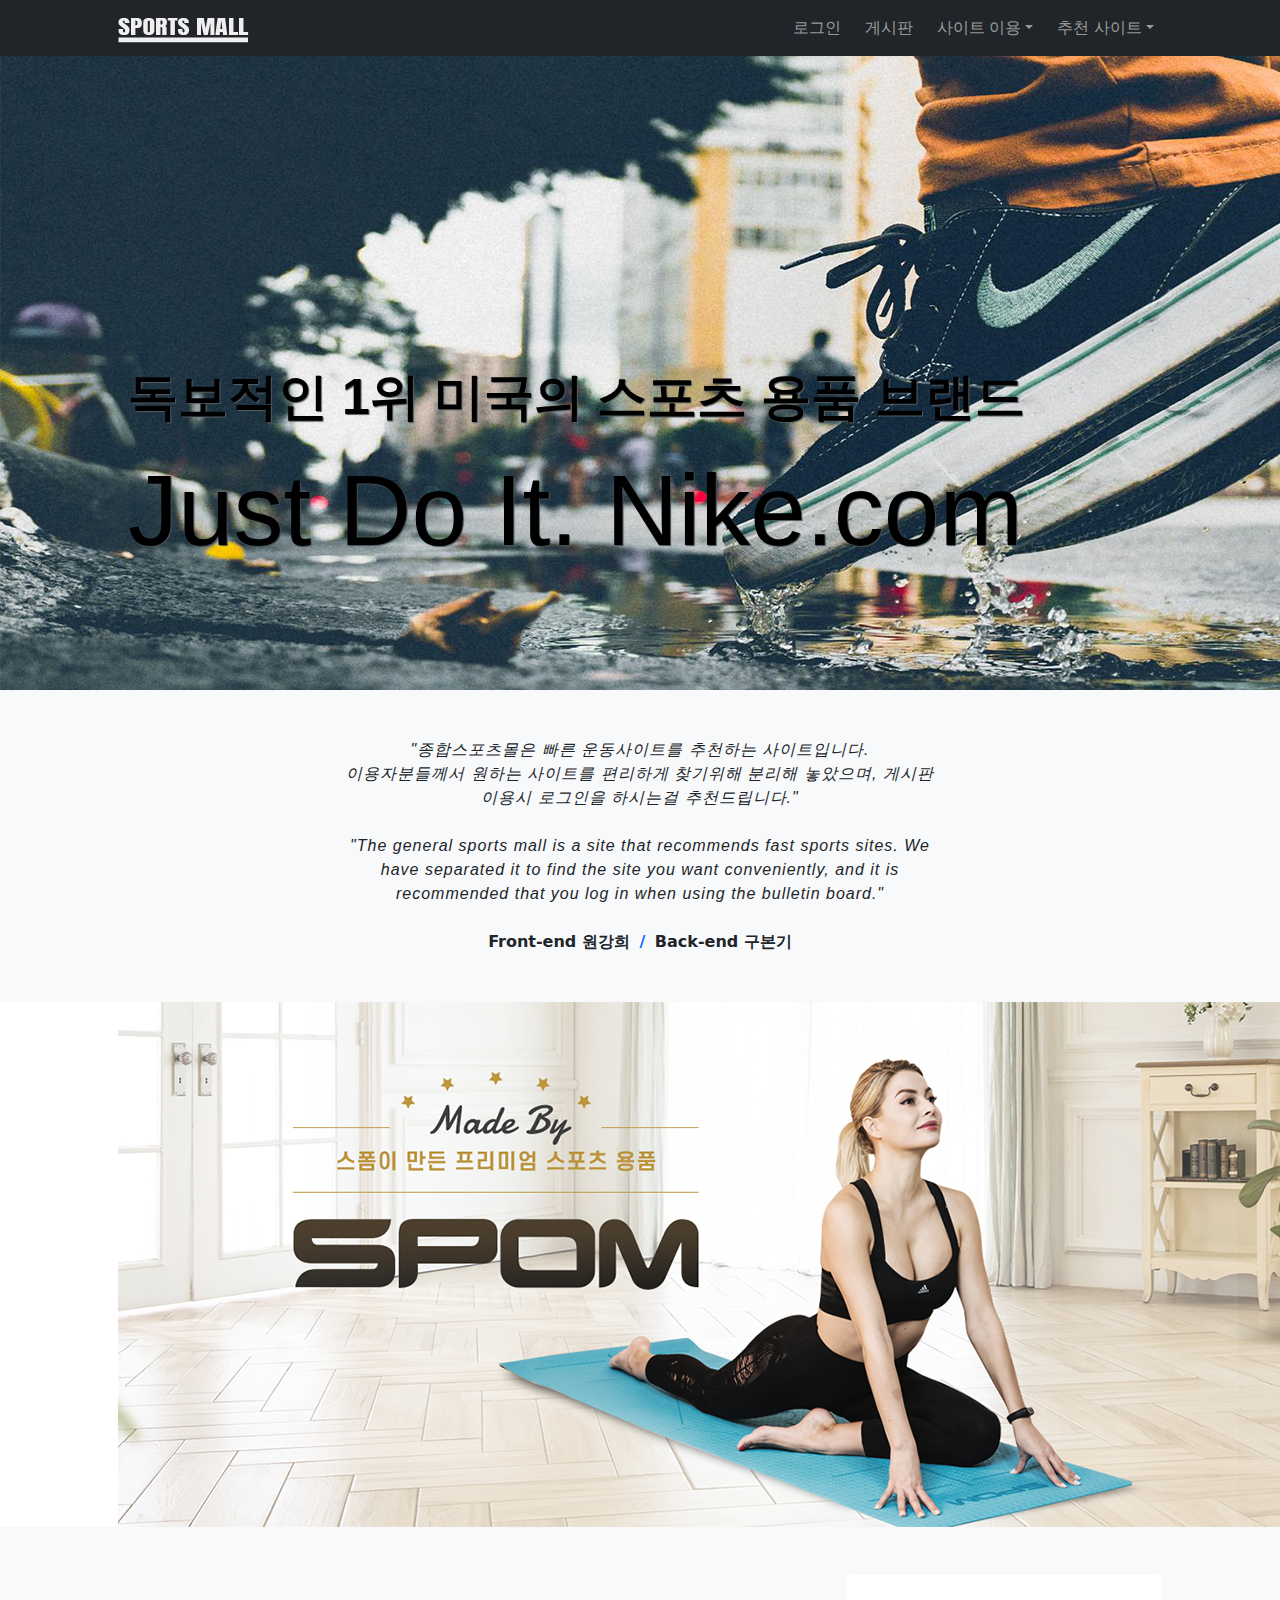
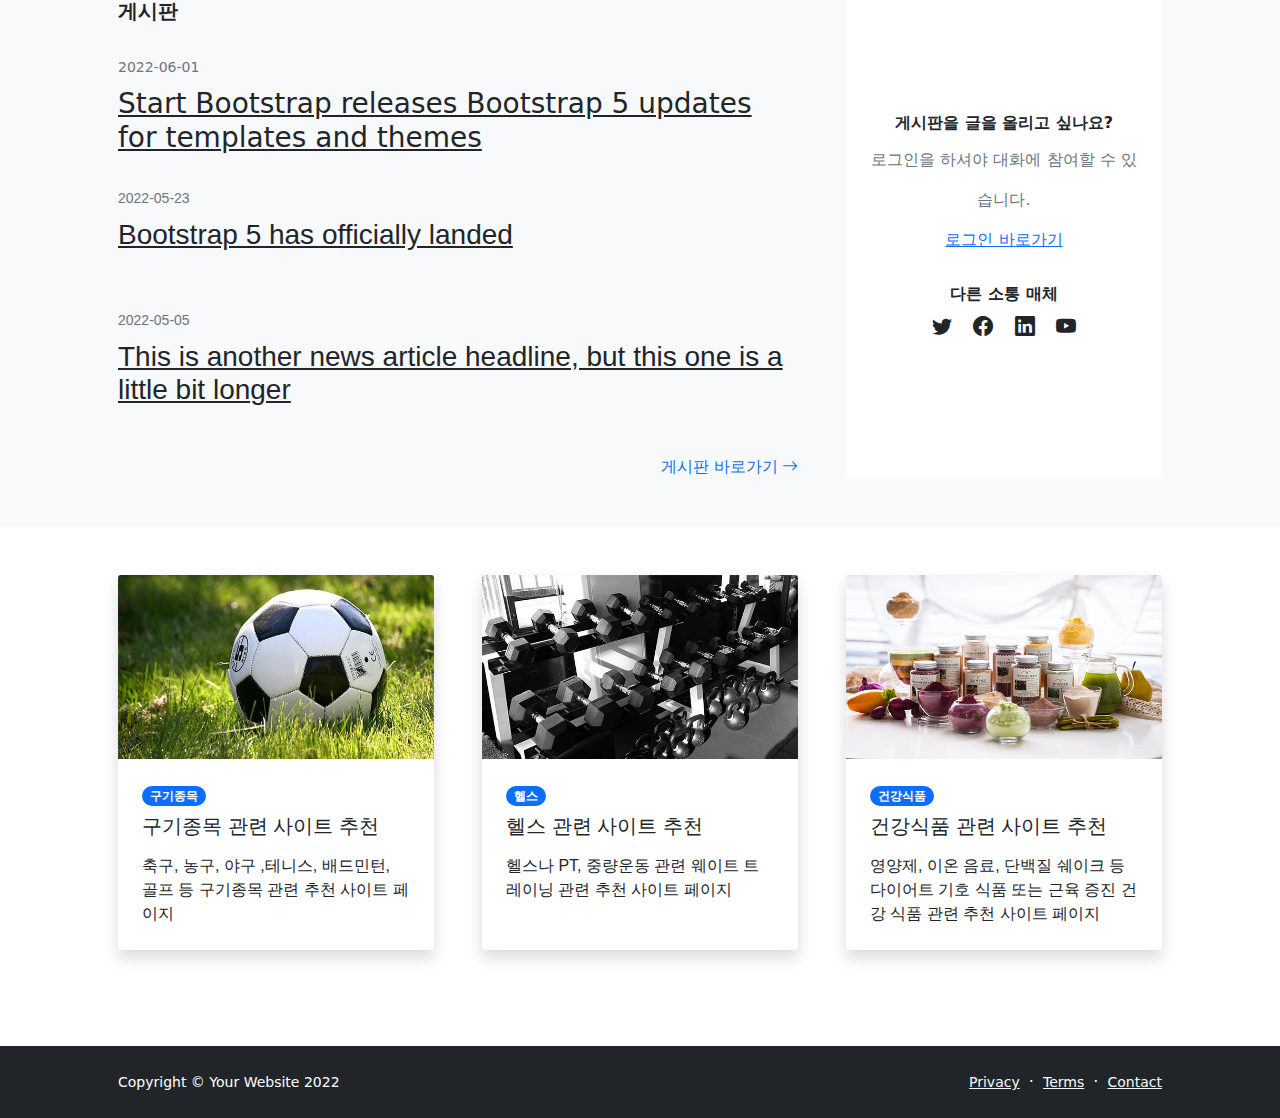
<file: index.html>
<!DOCTYPE html>
<html lang="en">
    <head>
        <meta charset="utf-8" />
        <meta name="viewport" content="width=device-width, initial-scale=1, shrink-to-fit=no" />
        <meta name="description" content="" />
        <meta name="author" content="" />
        <title>메인 후보2</title>
        <!-- Favicon-->
        <link rel="icon" type="image/x-icon" href="assets/favicon.ico" />
        <!-- Bootstrap icons-->
        <link href="https://cdn.jsdelivr.net/npm/bootstrap-icons@1.5.0/font/bootstrap-icons.css" rel="stylesheet" />
        <!-- Core theme CSS (includes Bootstrap)-->
        <link href="css/styles.css" rel="stylesheet" />
    </head>
    <body class="d-flex flex-column">
        <main class="flex-shrink-0">
            <!-- Navigation-->
            <nav class="navbar navbar-expand-lg navbar-dark bg-dark">
                <div class="container px-5">
                    <a class="navbar-brand" href="index.html"><img src="./img/로고라스트2.png" alt="..." /></a>
                    <button class="navbar-toggler" type="button" data-bs-toggle="collapse" data-bs-target="#navbarSupportedContent" aria-controls="navbarSupportedContent" aria-expanded="false" aria-label="Toggle navigation"><span class="navbar-toggler-icon"></span></button>
                    <div class="collapse navbar-collapse" id="navbarSupportedContent">
                        <ul class="navbar-nav ms-auto mb-2 mb-lg-0">
                            <li class="nav-item"><a class="nav-link" href="signin.html">로그인</a></li>
                            <li class="nav-item"><a class="nav-link" href="faq.html">게시판</a></li>
                            <li class="nav-item dropdown">
                                <a class="nav-link dropdown-toggle" id="navbarDropdownBlog" href="#" role="button" data-bs-toggle="dropdown" aria-expanded="false">사이트 이용</a>
                                <ul class="dropdown-menu dropdown-menu-end" aria-labelledby="navbarDropdownBlog">
                                    <li><a class="dropdown-item" href="about.html">종합스포츠몰 소개</a></li>      
                                    <!-- <li><a class="dropdown-item" href="blog-home.html">메인 후보2</a></li> -->
                                    <li><a class="dropdown-item" href="pricing.html">결제 관련</a></li>
                                </ul>
                            </li>
                            <li class="nav-item dropdown">
                                <a class="nav-link dropdown-toggle" id="navbarDropdownPortfolio" href="#" role="button" data-bs-toggle="dropdown" aria-expanded="false">추천 사이트</a>
                                <ul class="dropdown-menu dropdown-menu-end" aria-labelledby="navbarDropdownPortfolio">
                                    <li><a class="dropdown-item" href="bollsite.html">구기종목</a></li>
                                    <li><a class="dropdown-item" href="health.html">헬스</a></li>
                                    <li><a class="dropdown-item" href="portfolio-overview.html">건강식품</a></li>
                                </ul>
                            </li>
                        </ul>
                    </div>
                </div>
            </nav>
            <!-- Header-->
            <header class="bg-dark">
                <a href="https://www.nike.com/kr/ko_kr/">
                <p class="nike2">독보적인 1위 미국의 스포츠 용품 브랜드</p>
                <!-- <p class="nike1">NIKE</p> -->
                <h1 class="nike">Just Do It. Nike.com</h1>
                <div class="col-xl-5 col-xxl-6 d-none d-xl-block text-center"><img src="./img/nikeeeeeee.png" alt="..." /></div></a>
                <!-- <div class="col-xl-5 col-xxl-6 d-none d-xl-block text-center"><img class="img-fluid rounded-3 my-5" src="./img/feet-g3e0753675_1920.jpg" alt="..." /></div>
                <div class="container px-5">
                    <div class="row gx-5 align-items-center justify-content-center">
                        <div class="col-lg-8 col-xl-7 col-xxl-6">
                            <div class="my-5 text-center text-xl-start">
                                 <h1 class="display-5 fw-bolder text-white mb-2">이곳에다가 큰 이미지 넣기</h1>
                                <p class="lead fw-normal text-white-50 mb-4">이미지에 대한 유머 있는 설명</p> 
                                <div class="d-grid gap-3 d-sm-flex justify-content-sm-center justify-content-xl-start">
                                    <a class="btn btn-primary btn-lg px-4 me-sm-3" href="#features">Get Started</a>
                                    <a class="btn btn-outline-light btn-lg px-4" href="#!">Learn More</a>
                                </div> 
                            </div>
                        </div>
                    </div>
                </div> -->
            </header>
             <!-- Testimonial section-->
             <div class="py-5 bg-light">
                <div class="container px-5">
                    <div class="row gx-5 justify-content-center">
                        <div class="col-lg-10 col-xl-7">
                            <div class="text-center">
                                <div class="fs-41 mb-4 fst-italic">"종합스포츠몰은 빠른 운동사이트를 추천하는 사이트입니다.<br>이용자분들께서 원하는 사이트를 편리하게 찾기위해 분리해 놓았으며, 게시판 이용시 로그인을 하시는걸 추천드립니다."<br><br>"The general sports mall is a site that recommends fast sports sites. We have separated it to find the site you want conveniently, and it is recommended that you log in when using the bulletin board."<br></div>
                                <div class="d-flex align-items-center justify-content-center">
                                    <!-- <img class="rounded-circle me-3" src="https://dummyimage.com/40x40/ced4da/6c757d" alt="..." /> -->
                                    <div class="fw-bold">
                                        Front-end 원강희
                                        <span class="fw-bold text-primary mx-1">/</span>
                                        Back-end 구본기<br>
                                    </div>
                                </div>
                            </div>
                        </div>
                    </div>
                </div>
            </div>
            <!-- Page Content-->
            <!-- <section class="py-5"> -->
            <section>
                <a href="http://www.spom.co.kr/">
                <div class="container px-5">
                    <div class="col-xl-5 col-xxl-6 d-none d-xl-block text-center"><img src="./img/spom.png" alt="..." /></div>
                    <!-- <h1 class="fw-bolder fs-5 mb-4">Company Blog</h1>
                    <div class="card border-0 shadow rounded-3 overflow-hidden">
                        <div class="card-body p-0">
                            <div class="row gx-0">
                                <div class="col-lg-6 col-xl-5 py-lg-5">
                                    <div class="p-4 p-md-5">
                                        <div class="badge bg-primary bg-gradient rounded-pill mb-2">News</div>
                                        <div class="h2 fw-bolder">Article heading goes here</div>
                                        <p>Lorem ipsum dolor sit amet consectetur adipisicing elit. Similique delectus ab doloremque, qui doloribus ea officiis...</p>
                                        <a class="stretched-link text-decoration-none" href="blog-home.html">
                                            Read more
                                            <i class="bi bi-arrow-right"></i>
                                        </a>
                                    </div>
                                </div>
                                <div class="col-lg-6 col-xl-7"><div class="bg-featured-blog" style="background-image: url('https://dummyimage.com/700x350/343a40/6c757d')"></div></div>
                            </div>
                        </div>
                    </div> -->
                </div>
            </a>
            </section>
            <section class="py-5 bg-light">
                <div class="container px-5">
                    <div class="row gx-5">
                        <div class="col-xl-8">
                            <h2 class="fw-bolder fs-5 mb-4"><br>게시판</h2>
                            <!-- News item-->
                            <div class="mb-4">
                                <div class="small text-muted">2022-06-01</div>
                                <a class="link-dark" href="blog-post.html"><h3>Start Bootstrap releases Bootstrap 5 updates for templates and themes</h3></a>
                            </div>
                            <!-- News item-->
                            <div class="mb-5">
                                <div class="small text-muted">2022-05-23</div>
                                <a class="link-dark" href="blog-post.html"><h3>Bootstrap 5 has officially landed</h3></a>
                            </div>
                            <!-- News item-->
                            <div class="mb-5">
                                <div class="small text-muted">2022-05-05</div>
                                <a class="link-dark" href="blog-post.html"><h3>This is another news article headline, but this one is a little bit longer</h3></a>
                            </div>
                            <div class="text-end mb-5 mb-xl-0">
                                <a class="text-decoration-none" href="faq.html">
                                    게시판 바로가기
                                    <i class="bi bi-arrow-right"></i>
                                </a>
                            </div>
                        </div>
                        <div class="col-xl-4">
                            <div class="card border-0 h-100">
                                <div class="card-body p-4">
                                    <div class="d-flex h-100 align-items-center justify-content-center">
                                        <div class="text-center">
                                            <div class="h6 fw-bolder">게시판을 글을 올리고 싶나요?</div>
                                            <p class="text-muted mb-4">
                                                로그인을 하셔야 대화에 참여할 수 있습니다.
                                                <br />
                                                <a href="signin.html">로그인 바로가기</a>
                                            </p>
                                            <div class="h6 fw-bolder">다른 소통 매체</div>
                                            <a class="fs-5 px-2 link-dark" href="https://twitter.com/?lang=ko"><i class="bi-twitter"></i></a>
                                            <a class="fs-5 px-2 link-dark" href="https://www.facebook.com/groups/explore/"><i class="bi-facebook"></i></a>
                                            <a class="fs-5 px-2 link-dark" href="https://www.instagram.com/"><i class="bi-linkedin"></i></a>
                                            <a class="fs-5 px-2 link-dark" href="https://www.youtube.com/"><i class="bi-youtube"></i></a>
                                        </div>
                                    </div>
                                </div>
                            </div>
                        </div>
                    </div>
                </div>
            </section>
            <!-- Blog preview section-->
            <section class="py-5">
                <div class="container px-5">
                    <!-- <h2 class="fw-bolder fs-5 mb-4">Featured Stories</h2> -->
                    <div class="row gx-5">
                        <div class="col-lg-4 mb-5">
                            <div class="card h-100 shadow border-0">
                                <img class="card-img-top" src="img/축구공.png" alt="..." />
                                <div class="card-body p-4">
                                    <div class="badge bg-primary bg-gradient rounded-pill mb-2">구기종목</div>
                                    <a class="text-decoration-none link-dark stretched-link" href="bollsite.html"><div class="h5 card-title mb-3">구기종목 관련 사이트 추천</div></a>
                                    <p class="card-text mb-0">축구, 농구, 야구 ,테니스, 배드민턴, 골프 등 구기종목 관련 추천 사이트 페이지</p>
                                </div>
                                <!-- <div class="card-footer p-4 pt-0 bg-transparent border-top-0">
                                    <div class="d-flex align-items-end justify-content-between">
                                        <div class="d-flex align-items-center">
                                            <img class="rounded-circle me-3" src="https://dummyimage.com/40x40/ced4da/6c757d" alt="..." />
                                            <div class="small">
                                                <div class="fw-bold">Kelly Rowan</div>
                                                <div class="text-muted">March 12, 2022 &middot; 6 min read</div>
                                            </div>
                                        </div>
                                    </div>
                                </div> -->
                            </div>
                        </div>
                        <div class="col-lg-4 mb-5">
                            <div class="card h-100 shadow border-0">
                                <img class="card-img-top" src="img/헬스.png" alt="..." />
                                <div class="card-body p-4">
                                    <div class="badge bg-primary bg-gradient rounded-pill mb-2">헬스</div>
                                    <a class="text-decoration-none link-dark stretched-link" href="health.html"><div class="h5 card-title mb-3">헬스 관련 사이트 추천</div></a>
                                    <p class="card-text mb-0">헬스나 PT, 중량운동 관련 웨이트 트레이닝 관련 추천 사이트 페이지</p>
                                </div>
                                <!-- <div class="card-footer p-4 pt-0 bg-transparent border-top-0">
                                    <div class="d-flex align-items-end justify-content-between">
                                        <div class="d-flex align-items-center">
                                            <img class="rounded-circle me-3" src="https://dummyimage.com/40x40/ced4da/6c757d" alt="..." />
                                            <div class="small">
                                                <div class="fw-bold">Josiah Barclay</div>
                                                <div class="text-muted">March 23, 2022 &middot; 4 min read</div>
                                            </div>
                                        </div>
                                    </div>
                                </div> -->
                            </div>
                        </div>
                        <div class="col-lg-4 mb-5">
                            <div class="card h-100 shadow border-0">
                                <img class="card-img-top" src="img/건강식품.png" alt="..." />
                                <div class="card-body p-4">
                                    <div class="badge bg-primary bg-gradient rounded-pill mb-2">건강식품</div>
                                    <a class="text-decoration-none link-dark stretched-link" href="portfolio-overview.html"><div class="h5 card-title mb-3">건강식품 관련 사이트 추천</div></a>
                                    <p class="card-text mb-0">영양제, 이온 음료, 단백질 쉐이크 등 다이어트 기호 식품 또는 근육 증진 건강 식품 관련 추천 사이트 페이지</p>
                                </div>
                                <!-- <div class="card-footer p-4 pt-0 bg-transparent border-top-0">
                                    <div class="d-flex align-items-end justify-content-between">
                                        <div class="d-flex align-items-center">
                                            <img class="rounded-circle me-3" src="https://dummyimage.com/40x40/ced4da/6c757d" alt="..." />
                                            <div class="small">
                                                <div class="fw-bold">Evelyn Martinez</div>
                                                <div class="text-muted">April 2, 2022 &middot; 10 min read</div>
                                            </div>
                                        </div>
                                    </div>
                                </div> -->
                            </div>
                        </div>
                    </div>
                    <!-- <div class="text-end mb-5 mb-xl-0">
                        <a class="text-decoration-none" href="#!">
                            More stories
                            <i class="bi bi-arrow-right"></i>
                        </a>
                    </div> -->
                </div>
            </section>
        </main>
        <!-- Footer-->
        <footer class="bg-dark py-4 mt-auto">
            <div class="container px-5">
                <div class="row align-items-center justify-content-between flex-column flex-sm-row">
                    <div class="col-auto"><div class="small m-0 text-white">Copyright &copy; Your Website 2022</div></div>
                    <div class="col-auto">
                        <a class="link-light small" href="#!">Privacy</a>
                        <span class="text-white mx-1">&middot;</span>
                        <a class="link-light small" href="#!">Terms</a>
                        <span class="text-white mx-1">&middot;</span>
                        <a class="link-light small" href="#!">Contact</a>
                    </div>
                </div>
            </div>
        </footer>
        <!-- Bootstrap core JS-->
        <script src="https://cdn.jsdelivr.net/npm/bootstrap@5.1.3/dist/js/bootstrap.bundle.min.js"></script>
        <!-- Core theme JS-->
        <script src="js/scripts.js"></script>
    </body>
</html>
</file>
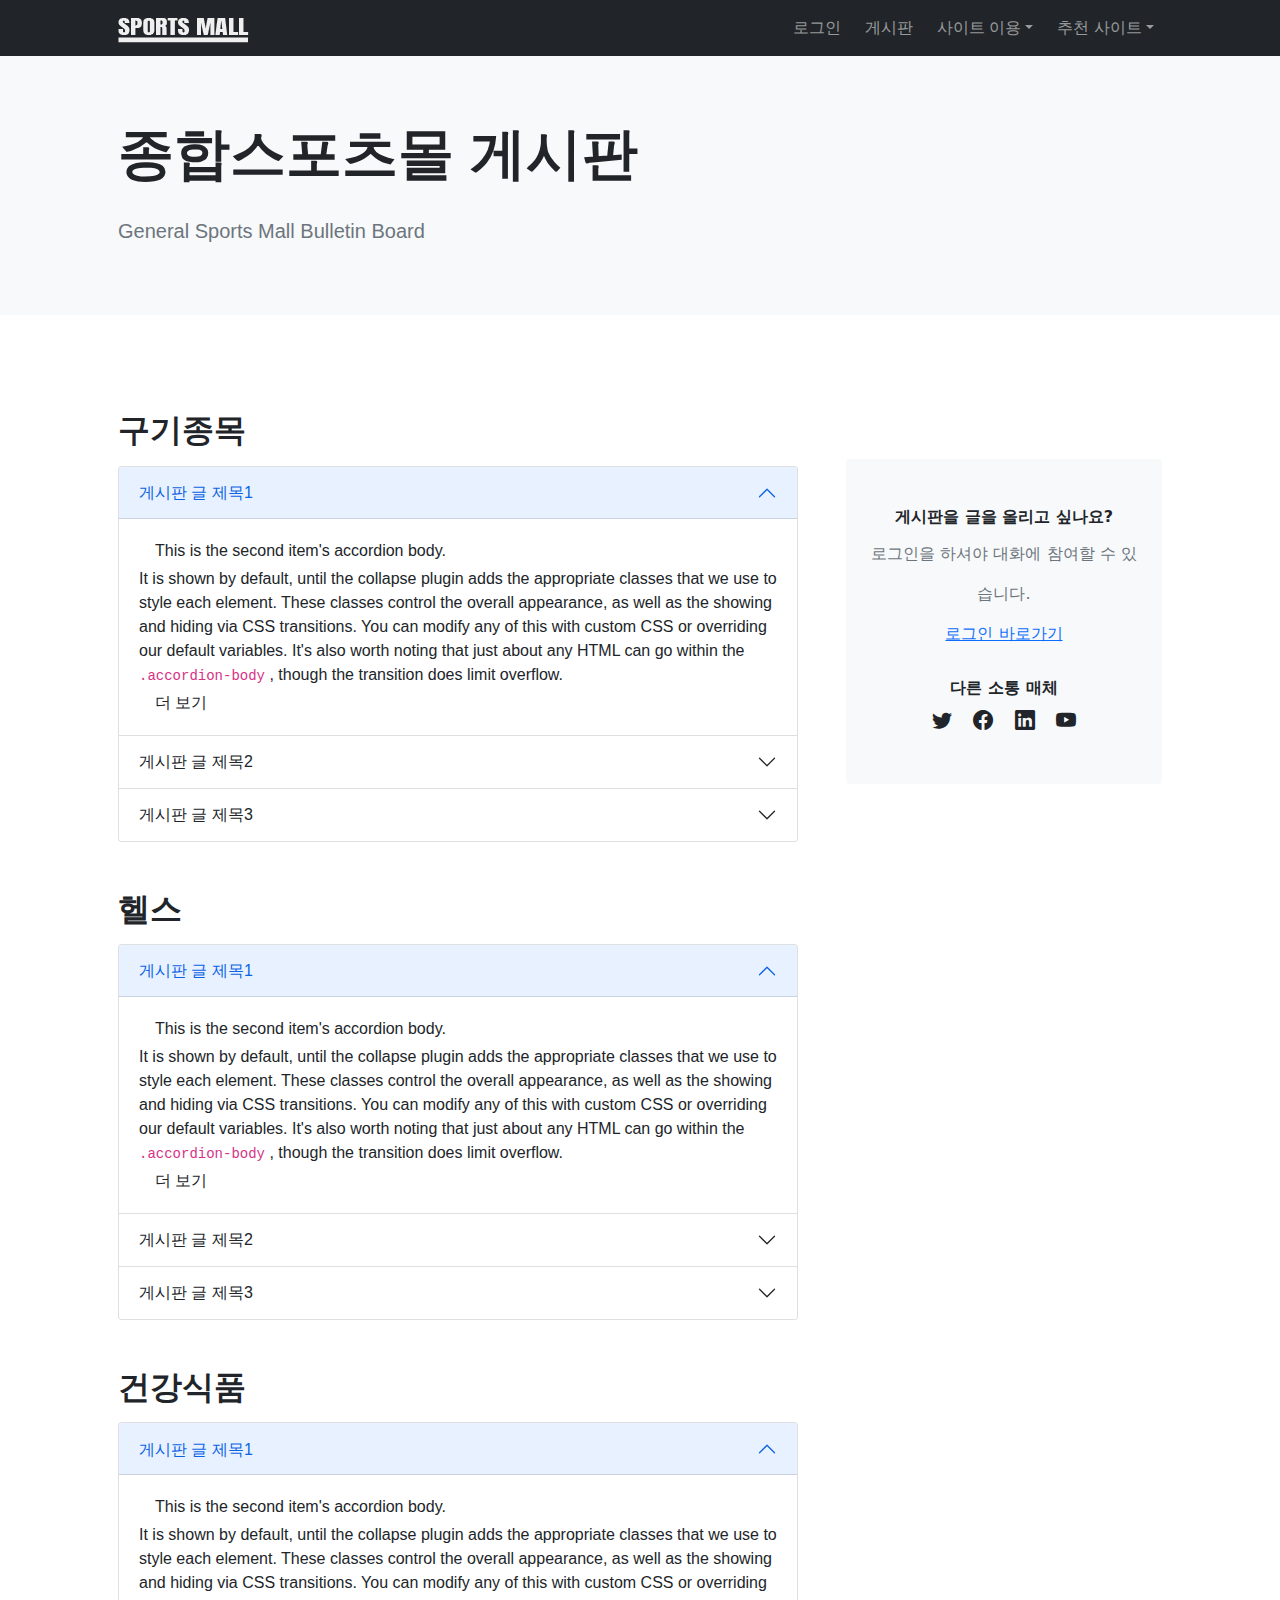
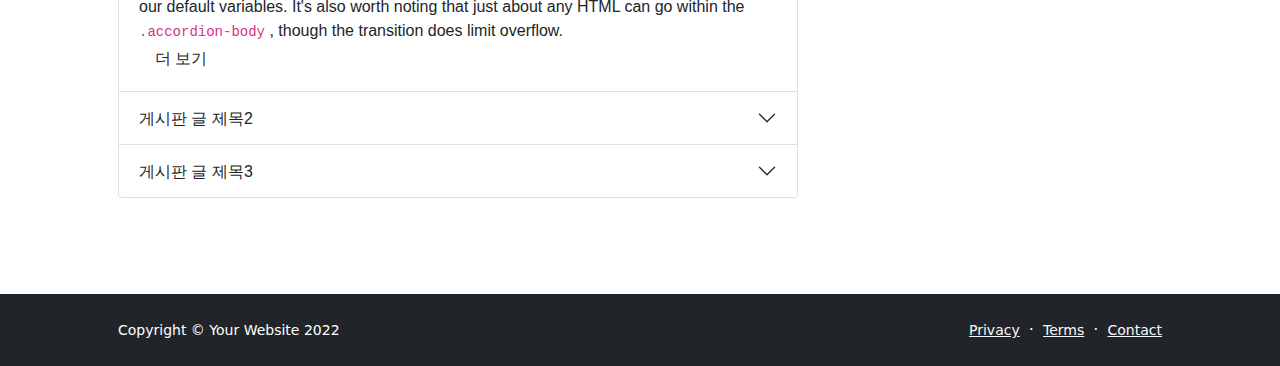
<file: faq.html>
<!DOCTYPE html>
<html lang="en">
    <head>
        <meta charset="utf-8" />
        <meta name="viewport" content="width=device-width, initial-scale=1, shrink-to-fit=no" />
        <meta name="description" content="" />
        <meta name="author" content="" />
        <title>게시판 화면 후보</title>
        <!-- Favicon-->
        <link rel="icon" type="image/x-icon" href="assets/favicon.ico" />
        <!-- Bootstrap icons-->
        <link href="https://cdn.jsdelivr.net/npm/bootstrap-icons@1.5.0/font/bootstrap-icons.css" rel="stylesheet" />
        <!-- Core theme CSS (includes Bootstrap)-->
        <link href="css/styles.css" rel="stylesheet" />
    </head>
    <body class="d-flex flex-column h-100">
        <main class="flex-shrink-0">
            <!-- Navigation-->
            <nav class="navbar navbar-expand-lg navbar-dark bg-dark">
                <div class="container px-5">
                    <a class="navbar-brand" href="index.html"><img src="./img/로고라스트2.png" alt="..." /></a>
                    <button class="navbar-toggler" type="button" data-bs-toggle="collapse" data-bs-target="#navbarSupportedContent" aria-controls="navbarSupportedContent" aria-expanded="false" aria-label="Toggle navigation"><span class="navbar-toggler-icon"></span></button>
                    <div class="collapse navbar-collapse" id="navbarSupportedContent">
                        <ul class="navbar-nav ms-auto mb-2 mb-lg-0">
                            <li class="nav-item"><a class="nav-link" href="signin.html">로그인</a></li>
                            <li class="nav-item"><a class="nav-link" href="faq.html">게시판</a></li>
                            <li class="nav-item dropdown">
                                <a class="nav-link dropdown-toggle" id="navbarDropdownBlog" href="#" role="button" data-bs-toggle="dropdown" aria-expanded="false">사이트 이용</a>
                                <ul class="dropdown-menu dropdown-menu-end" aria-labelledby="navbarDropdownBlog">
                                    <li><a class="dropdown-item" href="about.html">종합스포츠몰 소개</a></li>      
                                    <!-- <li><a class="dropdown-item" href="blog-home.html">메인 후보2</a></li> -->
                                    <li><a class="dropdown-item" href="pricing.html">결제 관련</a></li>
                                </ul>
                            </li>
                            <li class="nav-item dropdown">
                                <a class="nav-link dropdown-toggle" id="navbarDropdownPortfolio" href="#" role="button" data-bs-toggle="dropdown" aria-expanded="false">추천 사이트</a>
                                <ul class="dropdown-menu dropdown-menu-end" aria-labelledby="navbarDropdownPortfolio">
                                    <li><a class="dropdown-item" href="bollsite.html">구기종목</a></li>
                                    <li><a class="dropdown-item" href="health.html">헬스</a></li>
                                    <li><a class="dropdown-item" href="portfolio-overview.html">건강식품</a></li>
                                </ul>
                            </li>
                        </ul>
                    </div>
                </div>
            </nav>
            <section class="py-52 bg-light">
                <div class="container px-5 my-5">
                    <h2 class="display-4 fw-bolder mb-4">종합스포츠몰 게시판</h2>
                    <p class="lead fw-normal text-muted mb-0">General Sports Mall Bulletin Board</p>
                </div>
            </section>
            <!-- Page Content-->
            
            <section class="py-5">
                <div class="container px-5 my-5">
                    <!-- <div class="text-center mb-5">
                        <h1 class="fw-bolder">Frequently Asked Questions</h1>
                        <p class="lead fw-normal text-muted mb-0">How can we help you?</p>
                    </div> -->
                    <div class="row gx-5">
                        <div class="col-xl-8">
                            <!-- FAQ Accordion 1-->
                            <!-- <h2 class="fw-bolder mb-3">Account &amp; Billing</h2> -->
                            <h2 class="fw-bolder mb-3">구기종목</h2>
                            <div class="accordion mb-5" id="accordionExample">
                                <div class="accordion-item">
                                    <h3 class="accordion-header" id="headingOne"><button class="accordion-button" type="button" data-bs-toggle="collapse" data-bs-target="#collapseOne" aria-expanded="true" aria-controls="collapseOne">게시판 글 제목1</button></h3>
                                    <div class="accordion-collapse collapse show" id="collapseOne" aria-labelledby="headingOne" data-bs-parent="#accordionExample">
                                        <div class="accordion-body">
                                            <a class="dropdown-item" href="blog-post.html">This is the second item's accordion body.</a>
                                            It is shown by default, until the collapse plugin adds the appropriate classes that we use to style each element. These classes control the overall appearance, as well as the showing and hiding via CSS transitions. You can modify any of this with custom CSS or overriding our default variables. It's also worth noting that just about any HTML can go within the
                                            <code>.accordion-body</code>
                                            , though the transition does limit overflow.
                                            <a class="dropdown-item" href="blog-post.html">더 보기</a>
                                        </div>
                                    </div>
                                </div>
                                <div class="accordion-item">
                                    <h3 class="accordion-header" id="headingTwo"><button class="accordion-button collapsed" type="button" data-bs-toggle="collapse" data-bs-target="#collapseTwo" aria-expanded="false" aria-controls="collapseTwo">게시판 글 제목2</button></h3>
                                    <div class="accordion-collapse collapse" id="collapseTwo" aria-labelledby="headingTwo" data-bs-parent="#accordionExample">
                                        <div class="accordion-body">
                                            <a class="dropdown-item" href="blog-post.html">This is the second item's accordion body.</a>
                                            It is hidden by default, until the collapse plugin adds the appropriate classes that we use to style each element. These classes control the overall appearance, as well as the showing and hiding via CSS transitions. You can modify any of this with custom CSS or overriding our default variables. It's also worth noting that just about any HTML can go within the
                                            <code>.accordion-body</code>
                                            , though the transition does limit overflow.
                                            <a class="dropdown-item" href="blog-post.html">더 보기</a>
                                        </div>
                                    </div>
                                </div>
                                <div class="accordion-item">
                                    <h3 class="accordion-header" id="headingThree"><button class="accordion-button collapsed" type="button" data-bs-toggle="collapse" data-bs-target="#collapseThree" aria-expanded="false" aria-controls="collapseThree">게시판 글 제목3</button></h3>
                                    <div class="accordion-collapse collapse" id="collapseThree" aria-labelledby="headingThree" data-bs-parent="#accordionExample">
                                        <div class="accordion-body">
                                            <a class="dropdown-item" href="blog-post.html">This is the second item's accordion body.</a>
                                            It is hidden by default, until the collapse plugin adds the appropriate classes that we use to style each element. These classes control the overall appearance, as well as the showing and hiding via CSS transitions. You can modify any of this with custom CSS or overriding our default variables. It's also worth noting that just about any HTML can go within the
                                            <code>.accordion-body</code>
                                            , though the transition does limit overflow.
                                            <a class="dropdown-item" href="blog-post.html">더 보기</a>
                                        </div>
                                    </div>
                                </div>
                            </div>
                            <!-- FAQ Accordion 1-->
                            <h2 class="fw-bolder mb-3">헬스</h2>
                            <div class="accordion mb-5" id="accordionExample">
                                <div class="accordion-item">
                                    <h3 class="accordion-header" id="headingOne"><button class="accordion-button" type="button" data-bs-toggle="collapse" data-bs-target="#collapseOne" aria-expanded="true" aria-controls="collapseOne">게시판 글 제목1</button></h3>
                                    <div class="accordion-collapse collapse show" id="collapseOne" aria-labelledby="headingOne" data-bs-parent="#accordionExample">
                                        <div class="accordion-body">
                                            <a class="dropdown-item" href="blog-post.html">This is the second item's accordion body.</a>
                                            It is shown by default, until the collapse plugin adds the appropriate classes that we use to style each element. These classes control the overall appearance, as well as the showing and hiding via CSS transitions. You can modify any of this with custom CSS or overriding our default variables. It's also worth noting that just about any HTML can go within the
                                            <code>.accordion-body</code>
                                            , though the transition does limit overflow.
                                            <a class="dropdown-item" href="blog-post.html">더 보기</a>
                                        </div>
                                    </div>
                                </div>
                                <div class="accordion-item">
                                    <h3 class="accordion-header" id="headingTwo"><button class="accordion-button collapsed" type="button" data-bs-toggle="collapse" data-bs-target="#collapseTwo" aria-expanded="false" aria-controls="collapseTwo">게시판 글 제목2</button></h3>
                                    <div class="accordion-collapse collapse" id="collapseTwo" aria-labelledby="headingTwo" data-bs-parent="#accordionExample">
                                        <div class="accordion-body">
                                            <a class="dropdown-item" href="blog-post.html">This is the second item's accordion body.</a>
                                            It is hidden by default, until the collapse plugin adds the appropriate classes that we use to style each element. These classes control the overall appearance, as well as the showing and hiding via CSS transitions. You can modify any of this with custom CSS or overriding our default variables. It's also worth noting that just about any HTML can go within the
                                            <code>.accordion-body</code>
                                            , though the transition does limit overflow.
                                            <a class="dropdown-item" href="blog-post.html">더 보기</a>
                                        </div>
                                    </div>
                                </div>
                                <div class="accordion-item">
                                    <h3 class="accordion-header" id="headingThree"><button class="accordion-button collapsed" type="button" data-bs-toggle="collapse" data-bs-target="#collapseThree" aria-expanded="false" aria-controls="collapseThree">게시판 글 제목3</button></h3>
                                    <div class="accordion-collapse collapse" id="collapseThree" aria-labelledby="headingThree" data-bs-parent="#accordionExample">
                                        <div class="accordion-body">
                                            <a class="dropdown-item" href="blog-post.html">This is the second item's accordion body.</a>
                                            It is hidden by default, until the collapse plugin adds the appropriate classes that we use to style each element. These classes control the overall appearance, as well as the showing and hiding via CSS transitions. You can modify any of this with custom CSS or overriding our default variables. It's also worth noting that just about any HTML can go within the
                                            <code>.accordion-body</code>
                                            , though the transition does limit overflow.
                                            <a class="dropdown-item" href="blog-post.html">더 보기</a>
                                        </div>
                                    </div>
                                </div>
                            </div>
                            <!-- FAQ Accordion 2-->
                            <h2 class="fw-bolder mb-3">건강식품</h2>
                            <div class="accordion mb-5 mb-xl-0" id="accordionExample2">
                                <div class="accordion-item">
                                    <h3 class="accordion-header" id="headingOne"><button class="accordion-button" type="button" data-bs-toggle="collapse" data-bs-target="#collapseOne" aria-expanded="true" aria-controls="collapseOne">게시판 글 제목1</button></h3>
                                    <div class="accordion-collapse collapse show" id="collapseOne" aria-labelledby="headingOne" data-bs-parent="#accordionExample2">
                                        <div class="accordion-body">
                                            <a class="dropdown-item" href="blog-post.html">This is the second item's accordion body.</a>
                                            It is shown by default, until the collapse plugin adds the appropriate classes that we use to style each element. These classes control the overall appearance, as well as the showing and hiding via CSS transitions. You can modify any of this with custom CSS or overriding our default variables. It's also worth noting that just about any HTML can go within the
                                            <code>.accordion-body</code>
                                            , though the transition does limit overflow.
                                            <a class="dropdown-item" href="blog-post.html">더 보기</a>
                                        </div>
                                    </div>
                                </div>
                                <div class="accordion-item">
                                    <h3 class="accordion-header" id="headingTwo"><button class="accordion-button collapsed" type="button" data-bs-toggle="collapse" data-bs-target="#collapseTwo" aria-expanded="false" aria-controls="collapseTwo">게시판 글 제목2</button></h3>
                                    <div class="accordion-collapse collapse" id="collapseTwo" aria-labelledby="headingTwo" data-bs-parent="#accordionExample2">
                                        <div class="accordion-body">
                                            <a class="dropdown-item" href="blog-post.html">This is the second item's accordion body.</a>
                                            It is hidden by default, until the collapse plugin adds the appropriate classes that we use to style each element. These classes control the overall appearance, as well as the showing and hiding via CSS transitions. You can modify any of this with custom CSS or overriding our default variables. It's also worth noting that just about any HTML can go within the
                                            <code>.accordion-body</code>
                                            , though the transition does limit overflow.
                                            <a class="dropdown-item" href="blog-post.html">더 보기</a>
                                        </div>
                                    </div>
                                </div>
                                <div class="accordion-item">
                                    <h3 class="accordion-header" id="headingThree"><button class="accordion-button collapsed" type="button" data-bs-toggle="collapse" data-bs-target="#collapseThree" aria-expanded="false" aria-controls="collapseThree">게시판 글 제목3</button></h3>
                                    <div class="accordion-collapse collapse" id="collapseThree" aria-labelledby="headingThree" data-bs-parent="#accordionExample2">
                                        <div class="accordion-body">
                                            <a class="dropdown-item" href="blog-post.html">This is the second item's accordion body.</a>
                                            It is hidden by default, until the collapse plugin adds the appropriate classes that we use to style each element. These classes control the overall appearance, as well as the showing and hiding via CSS transitions. You can modify any of this with custom CSS or overriding our default variables. It's also worth noting that just about any HTML can go within the
                                            <code>.accordion-body</code>
                                            , though the transition does limit overflow.
                                            <a class="dropdown-item" href="blog-post.html">더 보기</a>
                                        </div>
                                    </div>
                                </div>
                            </div>
                        </div>
                        <div class="col-xl-4">
                            <div class="card border-0 bg-light mt-xl-5">
                                <div class="card-body p-4 py-lg-5">
                                    <div class="d-flex align-items-center justify-content-center">
                                        <div class="text-center">
                                            <div class="h6 fw-bolder">게시판을 글을 올리고 싶나요?</div>
                                            <p class="text-muted mb-4">
                                                로그인을 하셔야 대화에 참여할 수 있습니다.
                                                <br />
                                                <a href="signin.html">로그인 바로가기</a>
                                            </p>
                                            <div class="h6 fw-bolder">다른 소통 매체</div>
                                            <a class="fs-5 px-2 link-dark" href="https://twitter.com/?lang=ko"><i class="bi-twitter"></i></a>
                                            <a class="fs-5 px-2 link-dark" href="https://www.facebook.com/groups/explore/"><i class="bi-facebook"></i></a>
                                            <a class="fs-5 px-2 link-dark" href="https://www.instagram.com/"><i class="bi-linkedin"></i></a>
                                            <a class="fs-5 px-2 link-dark" href="https://www.youtube.com/"><i class="bi-youtube"></i></a>
                                        </div>
                                    </div>
                                </div>
                            </div>
                        </div>
                    </div>
                </div>
            </section>
        </main>
        <!-- Footer-->
        <footer class="bg-dark py-4 mt-auto">
            <div class="container px-5">
                <div class="row align-items-center justify-content-between flex-column flex-sm-row">
                    <div class="col-auto"><div class="small m-0 text-white">Copyright &copy; Your Website 2022</div></div>
                    <div class="col-auto">
                        <a class="link-light small" href="#!">Privacy</a>
                        <span class="text-white mx-1">&middot;</span>
                        <a class="link-light small" href="#!">Terms</a>
                        <span class="text-white mx-1">&middot;</span>
                        <a class="link-light small" href="#!">Contact</a>
                    </div>
                </div>
            </div>
        </footer>
        <!-- Bootstrap core JS-->
        <script src="https://cdn.jsdelivr.net/npm/bootstrap@5.1.3/dist/js/bootstrap.bundle.min.js"></script>
        <!-- Core theme JS-->
        <script src="js/scripts.js"></script>
    </body>
</html>
</file>
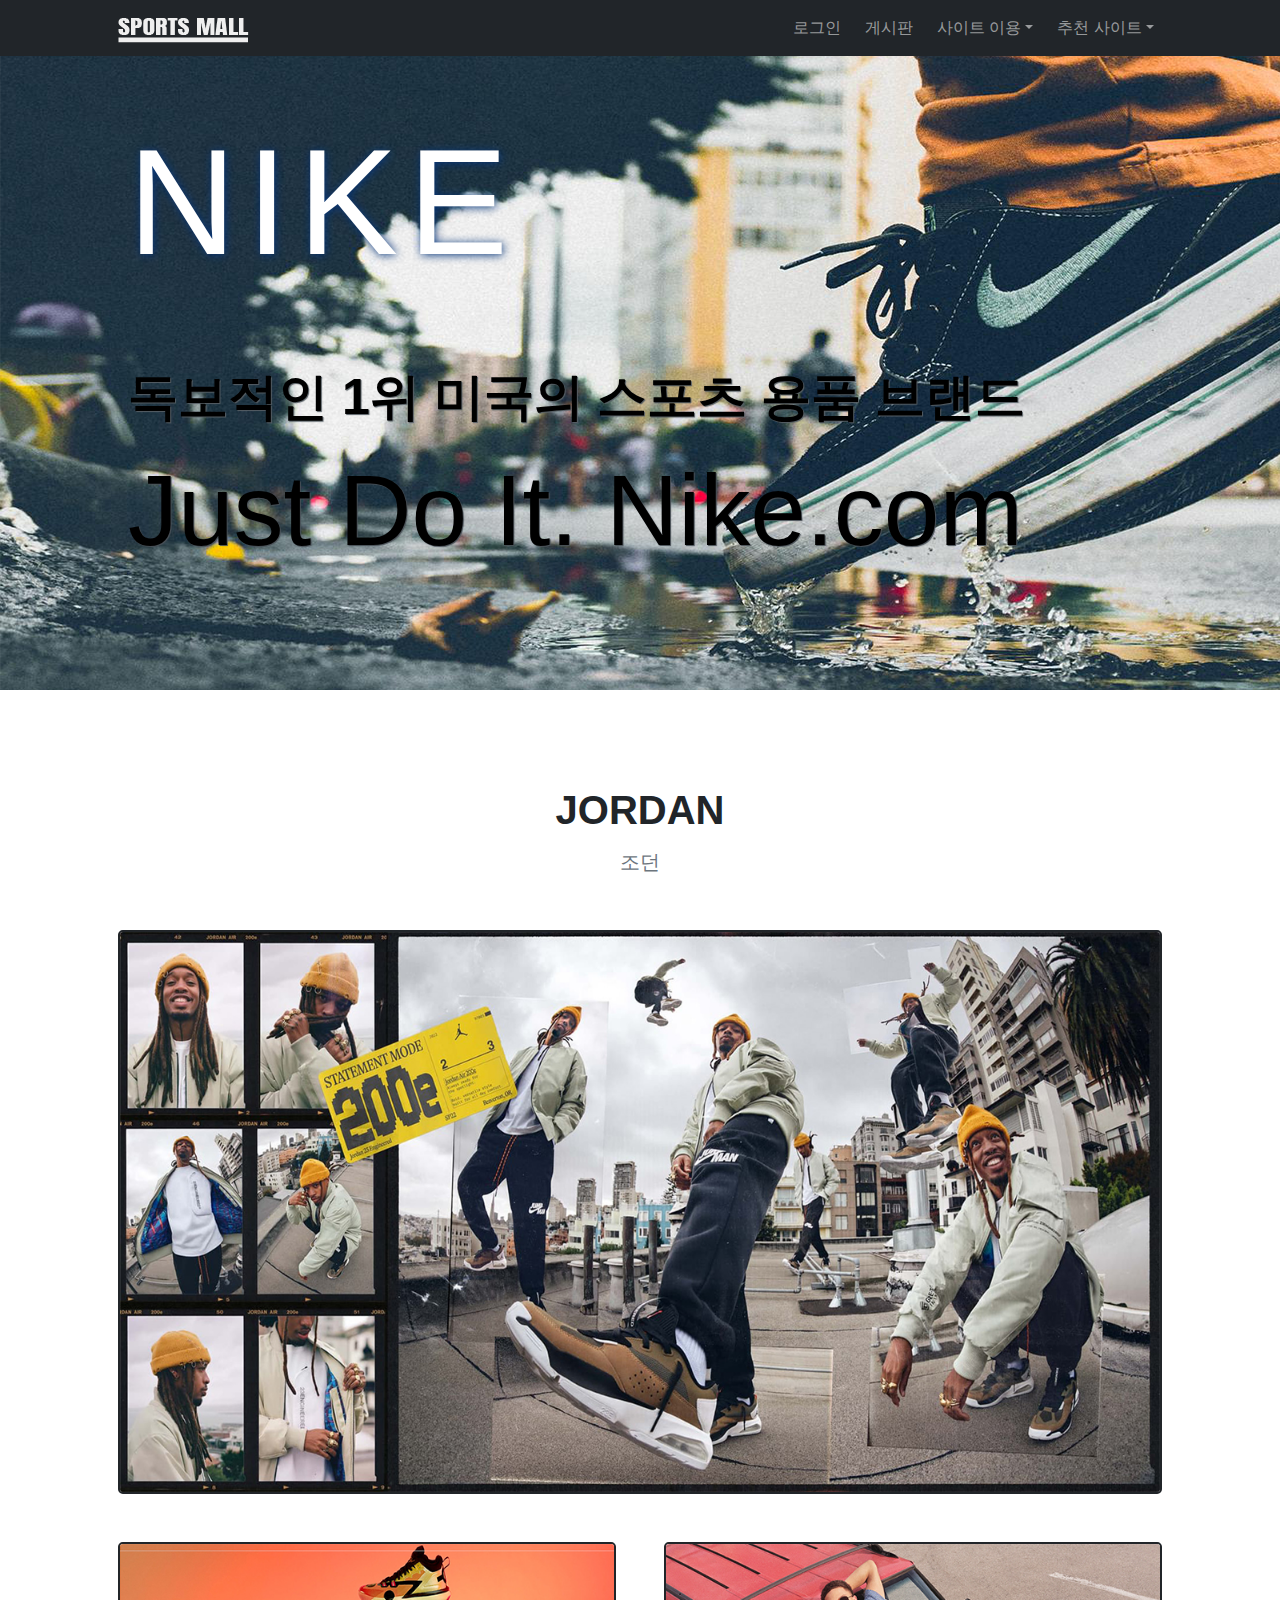
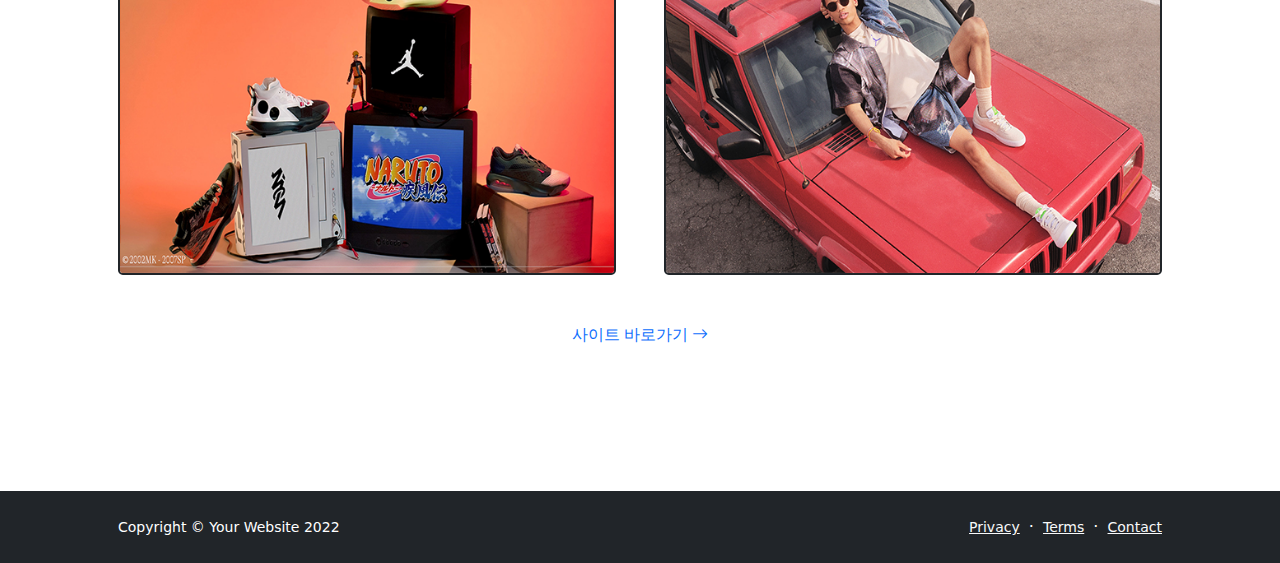
<file: jordansite.html>
<!DOCTYPE html>
<html lang="en">
    <head>
        <meta charset="utf-8" />
        <meta name="viewport" content="width=device-width, initial-scale=1, shrink-to-fit=no" />
        <meta name="description" content="" />
        <meta name="author" content="" />
        <title>사이트 상세</title>
        <!-- Favicon-->
        <link rel="icon" type="image/x-icon" href="assets/favicon.ico" />
        <!-- Bootstrap icons-->
        <link href="https://cdn.jsdelivr.net/npm/bootstrap-icons@1.5.0/font/bootstrap-icons.css" rel="stylesheet" />
        <!-- Core theme CSS (includes Bootstrap)-->
        <link href="css/styles.css" rel="stylesheet" />
    </head>
    <body class="d-flex flex-column h-100">
        <main class="flex-shrink-0">
            <!-- Navigation-->
            <nav class="navbar navbar-expand-lg navbar-dark bg-dark">
                <div class="container px-5">
                    <a class="navbar-brand" href="index.html"><img src="./img/로고라스트2.png" alt="..." /></a>
                    <button class="navbar-toggler" type="button" data-bs-toggle="collapse" data-bs-target="#navbarSupportedContent" aria-controls="navbarSupportedContent" aria-expanded="false" aria-label="Toggle navigation"><span class="navbar-toggler-icon"></span></button>
                    <div class="collapse navbar-collapse" id="navbarSupportedContent">
                        <ul class="navbar-nav ms-auto mb-2 mb-lg-0">
                            <li class="nav-item"><a class="nav-link" href="signin.html">로그인</a></li>
                            <li class="nav-item"><a class="nav-link" href="faq.html">게시판</a></li>
                            <li class="nav-item dropdown">
                                <a class="nav-link dropdown-toggle" id="navbarDropdownBlog" href="#" role="button" data-bs-toggle="dropdown" aria-expanded="false">사이트 이용</a>
                                <ul class="dropdown-menu dropdown-menu-end" aria-labelledby="navbarDropdownBlog">
                                    <li><a class="dropdown-item" href="about.html">종합스포츠몰 소개</a></li>      
                                    <!-- <li><a class="dropdown-item" href="blog-home.html">메인 후보2</a></li> -->
                                    <li><a class="dropdown-item" href="pricing.html">결제 관련</a></li>
                                </ul>
                            </li>
                            <li class="nav-item dropdown">
                                <a class="nav-link dropdown-toggle" id="navbarDropdownPortfolio" href="#" role="button" data-bs-toggle="dropdown" aria-expanded="false">추천 사이트</a>
                                <ul class="dropdown-menu dropdown-menu-end" aria-labelledby="navbarDropdownPortfolio">
                                    <li><a class="dropdown-item" href="bollsite.html">구기종목</a></li>
                                    <li><a class="dropdown-item" href="health.html">헬스</a></li>
                                    <li><a class="dropdown-item" href="portfolio-overview.html">건강식품</a></li>
                                </ul>
                            </li>
                        </ul>
                    </div>
                </div>
            </nav>
            <!-- Header-->
            <header class="bg-dark">
                <a href="https://www.nike.com/kr/ko_kr/">
                <p class="nike2">독보적인 1위 미국의 스포츠 용품 브랜드</p>
                <p class="nike1">NIKE</p>
                <h1 class="nike">Just Do It. Nike.com</h1>
                <div class="col-xl-5 col-xxl-6 d-none d-xl-block text-center"><img src="./img/nikeeeeeee.png" alt="..." /></div></a>
            </header>
            <!-- Page Content-->
            <section class="py-5">
                <div class="container px-5 my-5">
                    <div class="row gx-5 justify-content-center">
                        <div class="col-lg-6">
                            <div class="text-center mb-5">
                                <h1 class="fw-bolder">JORDAN</h1>
                                <p class="lead fw-normal text-muted mb-0">조던</p>
                            </div>
                        </div>
                    </div>
                    <div class="row gx-5">
                        <div class="col-12"><img class="img-fluid rounded-3 mb-5" src="img/사이트 상세 이미지/조던 상세 이미지2.png" alt="..." /></div>
                        <div class="col-lg-6"><img class="img-fluid rounded-3 mb-5" src="img/사이트 상세 이미지/조던 상세 이미지1.png" alt="..." /></div>
                        <div class="col-lg-6"><img class="img-fluid rounded-3 mb-5" src="img/사이트 상세 이미지/조던 상세 이미지3.png" alt="..." /></div>
                    </div>
                    <div class="row gx-5 justify-content-center">
                        <div class="col-lg-6">
                            <div class="text-center mb-5">
                                <!-- <p class="lead fw-normal text-muted">Lorem, ipsum dolor sit amet consectetur adipisicing elit. Totam deserunt architecto enim eos accusantium fugit recusandae illo iste dignissimos possimus facere ducimus odit voluptatibus exercitationem, ex laudantium illum voluptatum corporis.</p> -->
                                <a class="text-decoration-none" href="https://www.nike.com/kr/ko_kr/l/jordan">
                                    사이트 바로가기
                                    <i class="bi-arrow-right"></i>
                                </a>
                            </div>
                        </div>
                    </div>
                </div>
            </section>
        </main>
        <!-- Footer-->
        <footer class="bg-dark py-4 mt-auto">
            <div class="container px-5">
                <div class="row align-items-center justify-content-between flex-column flex-sm-row">
                    <div class="col-auto"><div class="small m-0 text-white">Copyright &copy; Your Website 2022</div></div>
                    <div class="col-auto">
                        <a class="link-light small" href="#!">Privacy</a>
                        <span class="text-white mx-1">&middot;</span>
                        <a class="link-light small" href="#!">Terms</a>
                        <span class="text-white mx-1">&middot;</span>
                        <a class="link-light small" href="#!">Contact</a>
                    </div>
                </div>
            </div>
        </footer>
        <!-- Bootstrap core JS-->
        <script src="https://cdn.jsdelivr.net/npm/bootstrap@5.1.3/dist/js/bootstrap.bundle.min.js"></script>
        <!-- Core theme JS-->
        <script src="js/scripts.js"></script>
    </body>
</html>
</file>
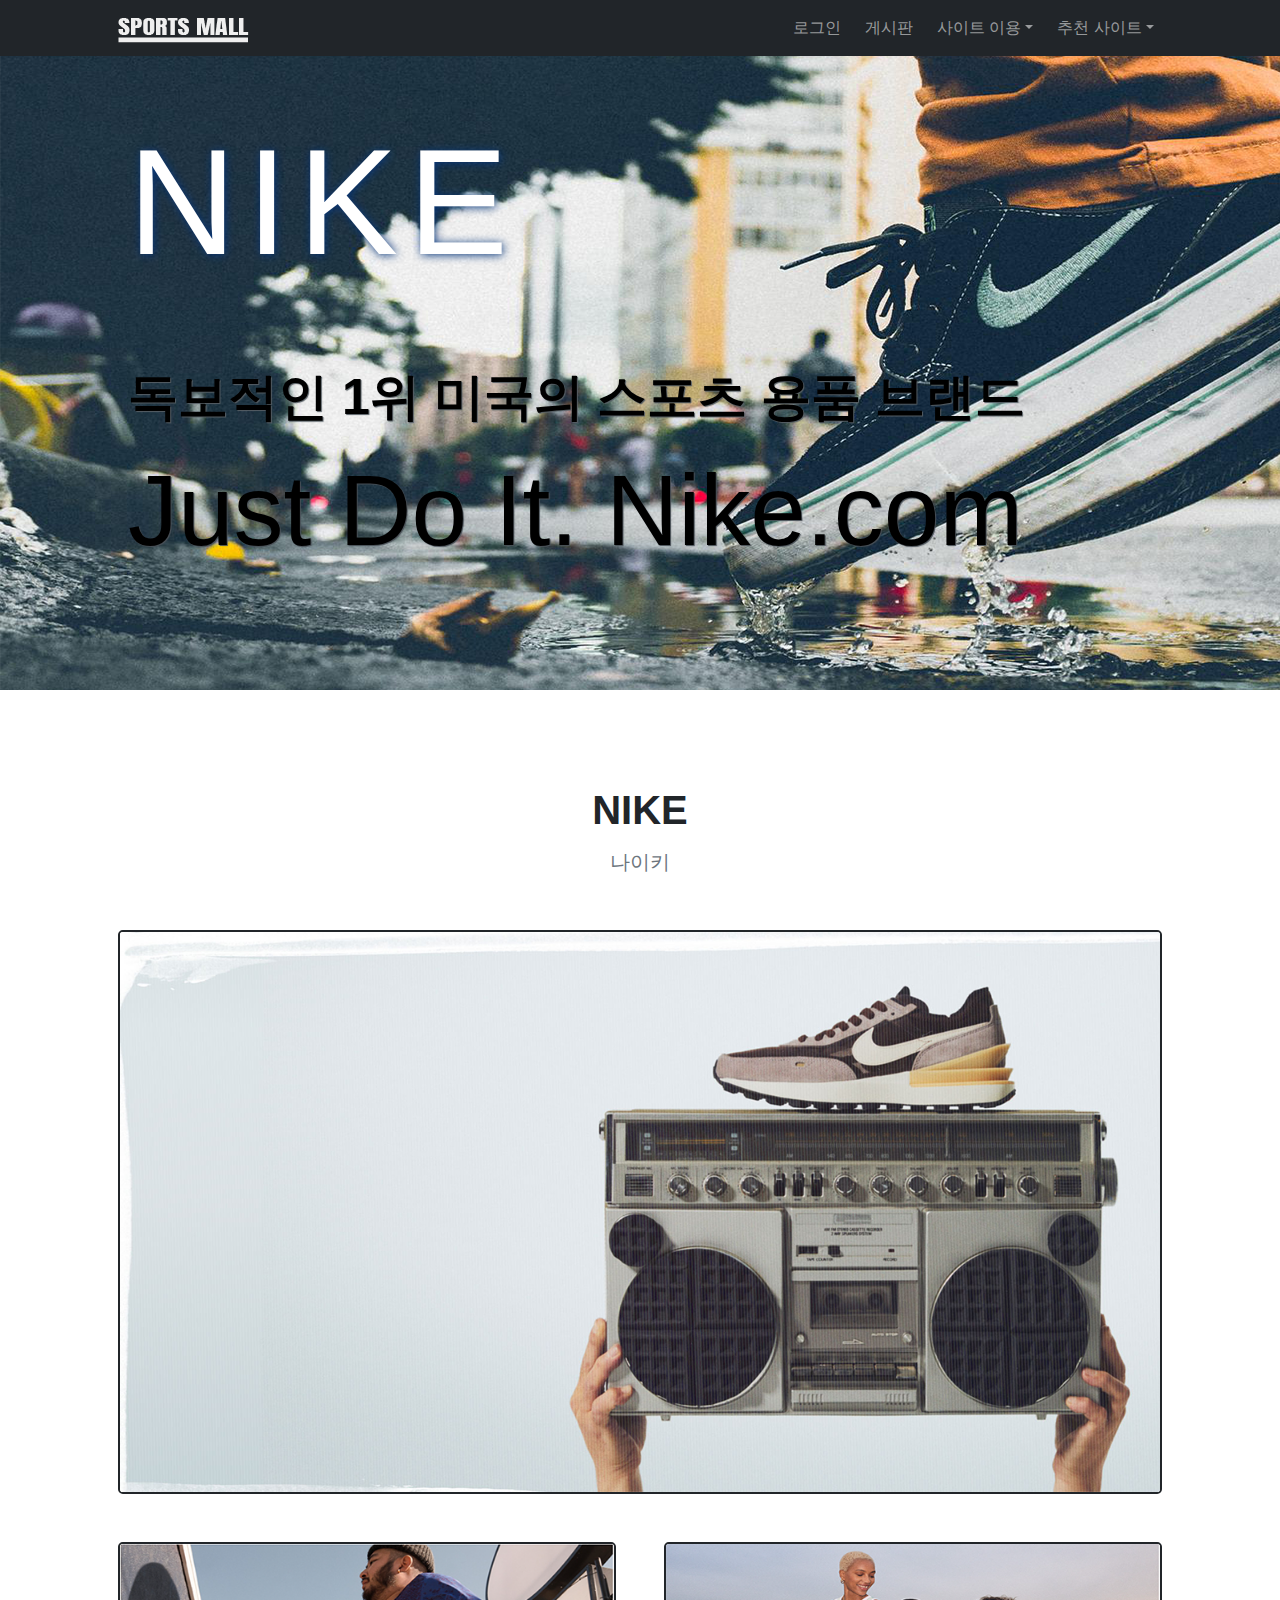
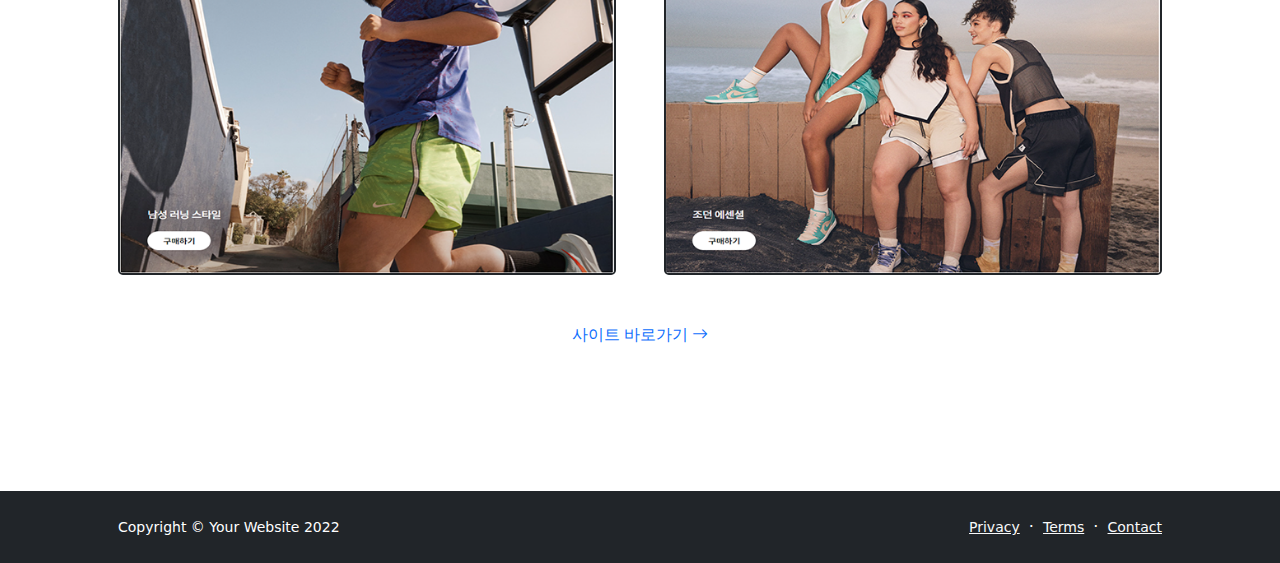
<file: nikesite.html>
<!DOCTYPE html>
<html lang="en">
    <head>
        <meta charset="utf-8" />
        <meta name="viewport" content="width=device-width, initial-scale=1, shrink-to-fit=no" />
        <meta name="description" content="" />
        <meta name="author" content="" />
        <title>사이트 상세</title>
        <!-- Favicon-->
        <link rel="icon" type="image/x-icon" href="assets/favicon.ico" />
        <!-- Bootstrap icons-->
        <link href="https://cdn.jsdelivr.net/npm/bootstrap-icons@1.5.0/font/bootstrap-icons.css" rel="stylesheet" />
        <!-- Core theme CSS (includes Bootstrap)-->
        <link href="css/styles.css" rel="stylesheet" />
    </head>
    <body class="d-flex flex-column h-100">
        <main class="flex-shrink-0">
            <!-- Navigation-->
            <nav class="navbar navbar-expand-lg navbar-dark bg-dark">
                <div class="container px-5">
                    <a class="navbar-brand" href="index.html"><img src="./img/로고라스트2.png" alt="..." /></a>
                    <button class="navbar-toggler" type="button" data-bs-toggle="collapse" data-bs-target="#navbarSupportedContent" aria-controls="navbarSupportedContent" aria-expanded="false" aria-label="Toggle navigation"><span class="navbar-toggler-icon"></span></button>
                    <div class="collapse navbar-collapse" id="navbarSupportedContent">
                        <ul class="navbar-nav ms-auto mb-2 mb-lg-0">
                            <li class="nav-item"><a class="nav-link" href="signin.html">로그인</a></li>
                            <li class="nav-item"><a class="nav-link" href="faq.html">게시판</a></li>
                            <li class="nav-item dropdown">
                                <a class="nav-link dropdown-toggle" id="navbarDropdownBlog" href="#" role="button" data-bs-toggle="dropdown" aria-expanded="false">사이트 이용</a>
                                <ul class="dropdown-menu dropdown-menu-end" aria-labelledby="navbarDropdownBlog">
                                    <li><a class="dropdown-item" href="about.html">종합스포츠몰 소개</a></li>      
                                    <!-- <li><a class="dropdown-item" href="blog-home.html">메인 후보2</a></li> -->
                                    <li><a class="dropdown-item" href="pricing.html">결제 관련</a></li>
                                </ul>
                            </li>
                            <li class="nav-item dropdown">
                                <a class="nav-link dropdown-toggle" id="navbarDropdownPortfolio" href="#" role="button" data-bs-toggle="dropdown" aria-expanded="false">추천 사이트</a>
                                <ul class="dropdown-menu dropdown-menu-end" aria-labelledby="navbarDropdownPortfolio">
                                    <li><a class="dropdown-item" href="bollsite.html">구기종목</a></li>
                                    <li><a class="dropdown-item" href="health.html">헬스</a></li>
                                    <li><a class="dropdown-item" href="portfolio-overview.html">건강식품</a></li>
                                </ul>
                            </li>
                        </ul>
                    </div>
                </div>
            </nav>
            <!-- Header-->
            <header class="bg-dark">
                <a href="https://www.nike.com/kr/ko_kr/">
                <p class="nike2">독보적인 1위 미국의 스포츠 용품 브랜드</p>
                <p class="nike1">NIKE</p>
                <h1 class="nike">Just Do It. Nike.com</h1>
                <div class="col-xl-5 col-xxl-6 d-none d-xl-block text-center"><img src="./img/nikeeeeeee.png" alt="..." /></div></a>
            </header>
            <!-- Page Content-->
            <section class="py-5">
                <div class="container px-5 my-5">
                    <div class="row gx-5 justify-content-center">
                        <div class="col-lg-6">
                            <div class="text-center mb-5">
                                <h1 class="fw-bolder">NIKE</h1>
                                <p class="lead fw-normal text-muted mb-0">나이키</p>
                            </div>
                        </div>
                    </div>
                    <div class="row gx-5">
                        <div class="col-12"><img class="img-fluid rounded-3 mb-5" src="img/사이트 상세 이미지/나이키 상세 이미지1.png" alt="..." /></div>
                        <div class="col-lg-6"><img class="img-fluid rounded-3 mb-5" src="img/사이트 상세 이미지/나이키 상세 이미지2.png" alt="..." /></div>
                        <div class="col-lg-6"><img class="img-fluid rounded-3 mb-5" src="img/사이트 상세 이미지/나이키 상세 이미지3.png" alt="..." /></div>
                    </div>
                    <div class="row gx-5 justify-content-center">
                        <div class="col-lg-6">
                            <div class="text-center mb-5">
                                <!-- <p class="lead fw-normal text-muted">Lorem, ipsum dolor sit amet consectetur adipisicing elit. Totam deserunt architecto enim eos accusantium fugit recusandae illo iste dignissimos possimus facere ducimus odit voluptatibus exercitationem, ex laudantium illum voluptatum corporis.</p> -->
                                <a class="text-decoration-none" href="https://www.nike.com/kr/ko_kr/">
                                    사이트 바로가기
                                    <i class="bi-arrow-right"></i>
                                </a>
                            </div>
                        </div>
                    </div>
                </div>
            </section>
        </main>
        <!-- Footer-->
        <footer class="bg-dark py-4 mt-auto">
            <div class="container px-5">
                <div class="row align-items-center justify-content-between flex-column flex-sm-row">
                    <div class="col-auto"><div class="small m-0 text-white">Copyright &copy; Your Website 2022</div></div>
                    <div class="col-auto">
                        <a class="link-light small" href="#!">Privacy</a>
                        <span class="text-white mx-1">&middot;</span>
                        <a class="link-light small" href="#!">Terms</a>
                        <span class="text-white mx-1">&middot;</span>
                        <a class="link-light small" href="#!">Contact</a>
                    </div>
                </div>
            </div>
        </footer>
        <!-- Bootstrap core JS-->
        <script src="https://cdn.jsdelivr.net/npm/bootstrap@5.1.3/dist/js/bootstrap.bundle.min.js"></script>
        <!-- Core theme JS-->
        <script src="js/scripts.js"></script>
    </body>
</html>
</file>
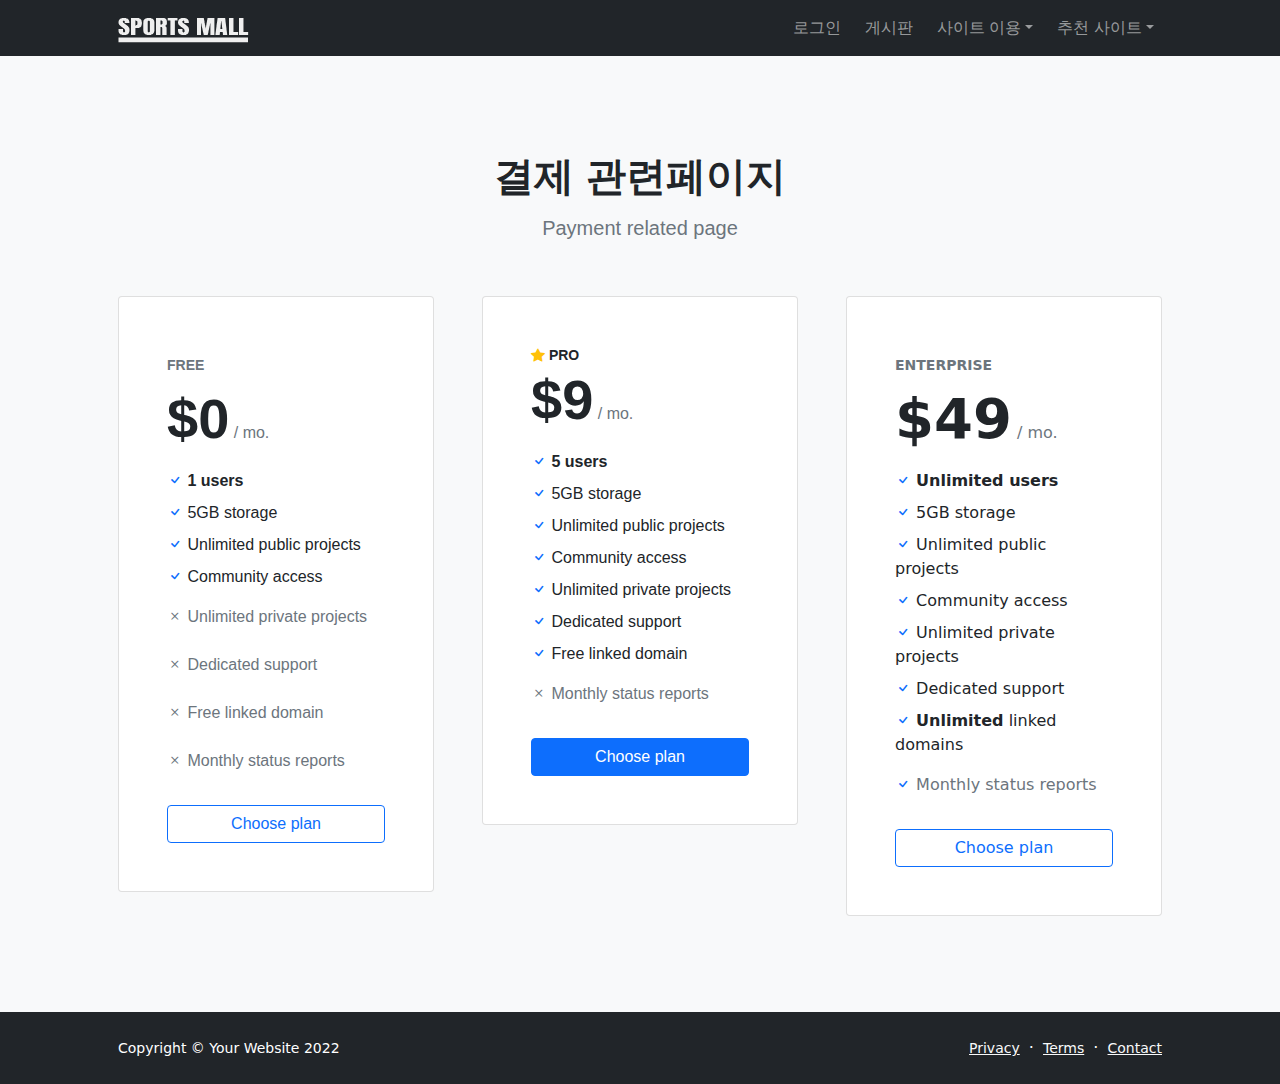
<file: pricing.html>
<!DOCTYPE html>
<html lang="en">
    <head>
        <meta charset="utf-8" />
        <meta name="viewport" content="width=device-width, initial-scale=1, shrink-to-fit=no" />
        <meta name="description" content="" />
        <meta name="author" content="" />
        <title>결제 페이지(미사용)</title>
        <!-- Favicon-->
        <link rel="icon" type="image/x-icon" href="assets/favicon.ico" />
        <!-- Bootstrap icons-->
        <link href="https://cdn.jsdelivr.net/npm/bootstrap-icons@1.5.0/font/bootstrap-icons.css" rel="stylesheet" />
        <!-- Core theme CSS (includes Bootstrap)-->
        <link href="css/styles.css" rel="stylesheet" />
    </head>
    <body class="d-flex flex-column h-100">
        <main class="flex-shrink-0">
            <!-- Navigation-->
            <nav class="navbar navbar-expand-lg navbar-dark bg-dark">
                <div class="container px-5">
                    <a class="navbar-brand" href="index.html"><img src="./img/로고라스트2.png" alt="..." /></a>
                    <button class="navbar-toggler" type="button" data-bs-toggle="collapse" data-bs-target="#navbarSupportedContent" aria-controls="navbarSupportedContent" aria-expanded="false" aria-label="Toggle navigation"><span class="navbar-toggler-icon"></span></button>
                    <div class="collapse navbar-collapse" id="navbarSupportedContent">
                        <ul class="navbar-nav ms-auto mb-2 mb-lg-0">
                            <li class="nav-item"><a class="nav-link" href="signin.html">로그인</a></li>
                            <li class="nav-item"><a class="nav-link" href="faq.html">게시판</a></li>
                            <li class="nav-item dropdown">
                                <a class="nav-link dropdown-toggle" id="navbarDropdownBlog" href="#" role="button" data-bs-toggle="dropdown" aria-expanded="false">사이트 이용</a>
                                <ul class="dropdown-menu dropdown-menu-end" aria-labelledby="navbarDropdownBlog">
                                    <li><a class="dropdown-item" href="about.html">종합스포츠몰 소개</a></li>      
                                    <!-- <li><a class="dropdown-item" href="blog-home.html">메인 후보2</a></li> -->
                                    <li><a class="dropdown-item" href="pricing.html">결제 관련</a></li>
                                </ul>
                            </li>
                            <li class="nav-item dropdown">
                                <a class="nav-link dropdown-toggle" id="navbarDropdownPortfolio" href="#" role="button" data-bs-toggle="dropdown" aria-expanded="false">추천 사이트</a>
                                <ul class="dropdown-menu dropdown-menu-end" aria-labelledby="navbarDropdownPortfolio">
                                    <li><a class="dropdown-item" href="bollsite.html">구기종목</a></li>
                                    <li><a class="dropdown-item" href="health.html">헬스</a></li>
                                    <li><a class="dropdown-item" href="portfolio-overview.html">건강식품</a></li>
                                </ul>
                            </li>
                        </ul>
                    </div>
                </div>
            </nav>
            <!-- Pricing section-->
            <section class="bg-light py-5">
                <div class="container px-5 my-5">
                    <div class="text-center mb-5">
                        <h1 class="fw-bolder">결제 관련페이지</h1>
                        <p class="lead fw-normal text-muted mb-0">Payment related page</p>
                    </div>
                    <div class="row gx-5 justify-content-center">
                        <!-- Pricing card free-->
                        <div class="col-lg-6 col-xl-4">
                            <div class="card mb-5 mb-xl-0">
                                <div class="card-body p-5">
                                    <div class="small text-uppercase fw-bold text-muted">Free</div>
                                    <div class="mb-3">
                                        <span class="display-4 fw-bold">$0</span>
                                        <span class="text-muted">/ mo.</span>
                                    </div>
                                    <ul class="list-unstyled mb-4">
                                        <li class="mb-2">
                                            <i class="bi bi-check text-primary"></i>
                                            <strong>1 users</strong>
                                        </li>
                                        <li class="mb-2">
                                            <i class="bi bi-check text-primary"></i>
                                            5GB storage
                                        </li>
                                        <li class="mb-2">
                                            <i class="bi bi-check text-primary"></i>
                                            Unlimited public projects
                                        </li>
                                        <li class="mb-2">
                                            <i class="bi bi-check text-primary"></i>
                                            Community access
                                        </li>
                                        <li class="mb-2 text-muted">
                                            <i class="bi bi-x"></i>
                                            Unlimited private projects
                                        </li>
                                        <li class="mb-2 text-muted">
                                            <i class="bi bi-x"></i>
                                            Dedicated support
                                        </li>
                                        <li class="mb-2 text-muted">
                                            <i class="bi bi-x"></i>
                                            Free linked domain
                                        </li>
                                        <li class="text-muted">
                                            <i class="bi bi-x"></i>
                                            Monthly status reports
                                        </li>
                                    </ul>
                                    <div class="d-grid"><a class="btn btn-outline-primary" href="#!">Choose plan</a></div>
                                </div>
                            </div>
                        </div>
                        <!-- Pricing card pro-->
                        <div class="col-lg-6 col-xl-4">
                            <div class="card mb-5 mb-xl-0">
                                <div class="card-body p-5">
                                    <div class="small text-uppercase fw-bold">
                                        <i class="bi bi-star-fill text-warning"></i>
                                        Pro
                                    </div>
                                    <div class="mb-3">
                                        <span class="display-4 fw-bold">$9</span>
                                        <span class="text-muted">/ mo.</span>
                                    </div>
                                    <ul class="list-unstyled mb-4">
                                        <li class="mb-2">
                                            <i class="bi bi-check text-primary"></i>
                                            <strong>5 users</strong>
                                        </li>
                                        <li class="mb-2">
                                            <i class="bi bi-check text-primary"></i>
                                            5GB storage
                                        </li>
                                        <li class="mb-2">
                                            <i class="bi bi-check text-primary"></i>
                                            Unlimited public projects
                                        </li>
                                        <li class="mb-2">
                                            <i class="bi bi-check text-primary"></i>
                                            Community access
                                        </li>
                                        <li class="mb-2">
                                            <i class="bi bi-check text-primary"></i>
                                            Unlimited private projects
                                        </li>
                                        <li class="mb-2">
                                            <i class="bi bi-check text-primary"></i>
                                            Dedicated support
                                        </li>
                                        <li class="mb-2">
                                            <i class="bi bi-check text-primary"></i>
                                            Free linked domain
                                        </li>
                                        <li class="text-muted">
                                            <i class="bi bi-x"></i>
                                            Monthly status reports
                                        </li>
                                    </ul>
                                    <div class="d-grid"><a class="btn btn-primary" href="#!">Choose plan</a></div>
                                </div>
                            </div>
                        </div>
                        <!-- Pricing card enterprise-->
                        <div class="col-lg-6 col-xl-4">
                            <div class="card">
                                <div class="card-body p-5">
                                    <div class="small text-uppercase fw-bold text-muted">Enterprise</div>
                                    <div class="mb-3">
                                        <span class="display-4 fw-bold">$49</span>
                                        <span class="text-muted">/ mo.</span>
                                    </div>
                                    <ul class="list-unstyled mb-4">
                                        <li class="mb-2">
                                            <i class="bi bi-check text-primary"></i>
                                            <strong>Unlimited users</strong>
                                        </li>
                                        <li class="mb-2">
                                            <i class="bi bi-check text-primary"></i>
                                            5GB storage
                                        </li>
                                        <li class="mb-2">
                                            <i class="bi bi-check text-primary"></i>
                                            Unlimited public projects
                                        </li>
                                        <li class="mb-2">
                                            <i class="bi bi-check text-primary"></i>
                                            Community access
                                        </li>
                                        <li class="mb-2">
                                            <i class="bi bi-check text-primary"></i>
                                            Unlimited private projects
                                        </li>
                                        <li class="mb-2">
                                            <i class="bi bi-check text-primary"></i>
                                            Dedicated support
                                        </li>
                                        <li class="mb-2">
                                            <i class="bi bi-check text-primary"></i>
                                            <strong>Unlimited</strong>
                                            linked domains
                                        </li>
                                        <li class="text-muted">
                                            <i class="bi bi-check text-primary"></i>
                                            Monthly status reports
                                        </li>
                                    </ul>
                                    <div class="d-grid"><a class="btn btn-outline-primary" href="#!">Choose plan</a></div>
                                </div>
                            </div>
                        </div>
                    </div>
                </div>
            </section>
        </main>
        <!-- Footer-->
        <footer class="bg-dark py-4 mt-auto">
            <div class="container px-5">
                <div class="row align-items-center justify-content-between flex-column flex-sm-row">
                    <div class="col-auto"><div class="small m-0 text-white">Copyright &copy; Your Website 2022</div></div>
                    <div class="col-auto">
                        <a class="link-light small" href="#!">Privacy</a>
                        <span class="text-white mx-1">&middot;</span>
                        <a class="link-light small" href="#!">Terms</a>
                        <span class="text-white mx-1">&middot;</span>
                        <a class="link-light small" href="#!">Contact</a>
                    </div>
                </div>
            </div>
        </footer>
        <!-- Bootstrap core JS-->
        <script src="https://cdn.jsdelivr.net/npm/bootstrap@5.1.3/dist/js/bootstrap.bundle.min.js"></script>
        <!-- Core theme JS-->
        <script src="js/scripts.js"></script>
    </body>
</html>
</file>
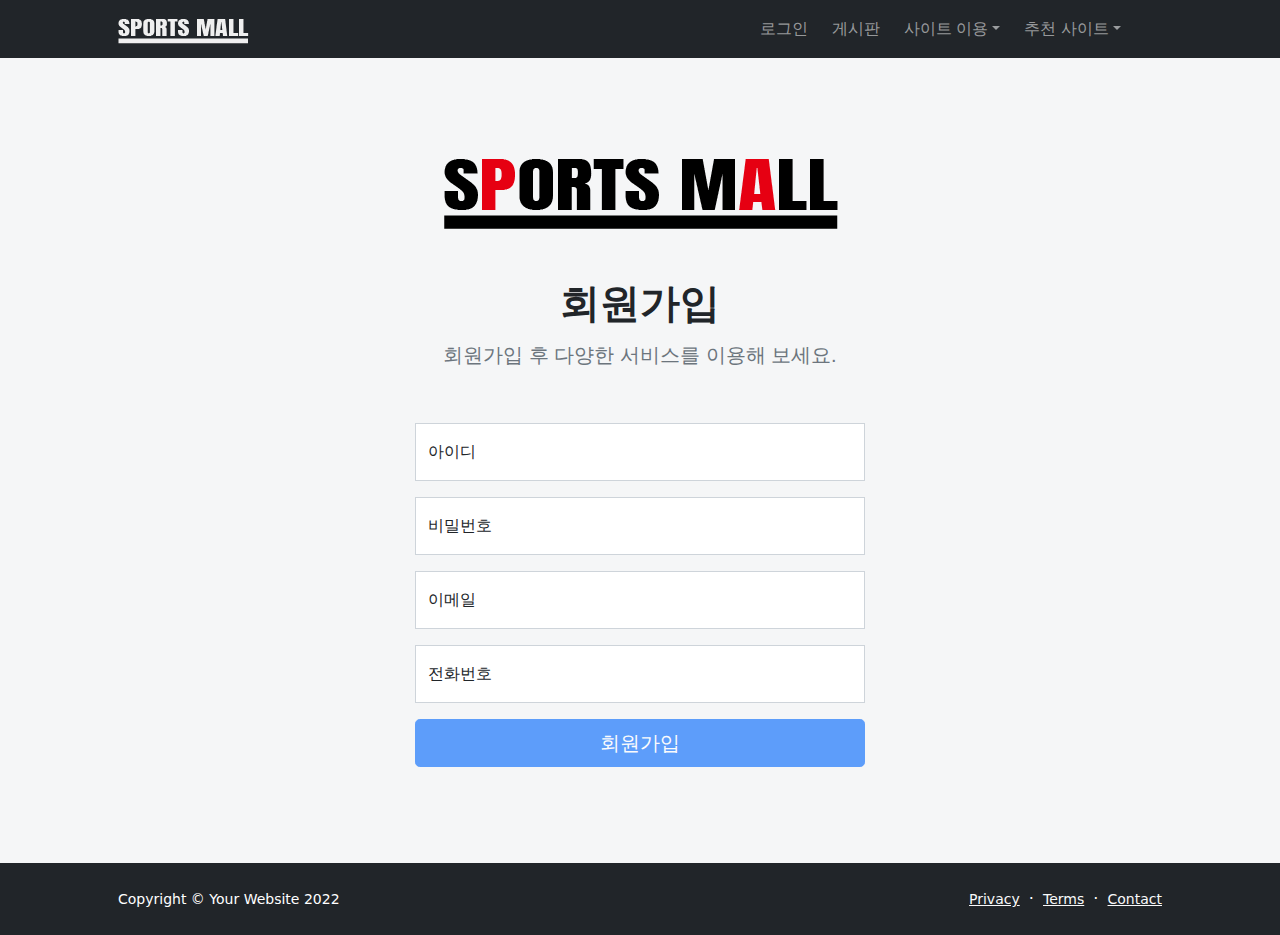
<file: signup.html>
<!DOCTYPE html>
<html lang="en">
    <head>
        <meta charset="utf-8" />
        <meta name="viewport" content="width=device-width, initial-scale=1, shrink-to-fit=no" />
        <meta name="description" content />
        <meta name="author" content />
        <title>쇼핑몰 회원가입</title>
        <!-- Favicon-->
        <link rel="icon" type="image/x-icon" href="assets/favicon.ico" />
        <!-- Bootstrap icons-->
        <link href="https://cdn.jsdelivr.net/npm/bootstrap-icons@1.5.0/font/bootstrap-icons.css" rel="stylesheet" />
        <!-- Core theme CSS (includes Bootstrap)-->
        <link href="css/styles.css" rel="stylesheet" />
        <link href="css/style2.css" rel="stylesheet" />
    </head>
    <body class="d-flex flex-column">
        <main class="flex-shrink-0">
            <!-- Navigation-->
            <nav class="navbar navbar-expand-lg navbar-dark bg-dark">
                <div class="container px-5">
                    <a class="navbar-brand" href="index.html"><img src="./img/로고라스트2.png" alt="..." /></a>
                    <button class="navbar-toggler" type="button" data-bs-toggle="collapse" data-bs-target="#navbarSupportedContent" aria-controls="navbarSupportedContent" aria-expanded="false" aria-label="Toggle navigation"><span class="navbar-toggler-icon"></span></button>
                    <div class="collapse navbar-collapse" id="navbarSupportedContent">
                        <ul class="navbar-nav ms-auto mb-2 mb-lg-0">
                            <!-- <li class="nav-item"><a class="nav-link" href="index.html">Home</a></li> -->
                            <li class="nav-item"><a class="nav-link" href="signin.html">로그인</a></li>
                            <!-- <li class="nav-item"><a class="nav-link" href="pricing.html">Pricing</a></li> -->
                            <li class="nav-item"><a class="nav-link" href="faq.html">게시판</a></li>
                            <li class="nav-item dropdown">
                                <a class="nav-link dropdown-toggle" id="navbarDropdownBlog" href="#" role="button" data-bs-toggle="dropdown" aria-expanded="false">사이트 이용</a>
                                <ul class="dropdown-menu dropdown-menu-end" aria-labelledby="navbarDropdownBlog">
                                    <li><a class="dropdown-item" href="about.html">종합스포츠몰 소개</a></li>       
                                    <!-- <li><a class="dropdown-item" href="blog-home.html">메인 후보2</a></li> -->
                                    <li><a class="dropdown-item" href="pricing.html">결제 관련</a></li>
                                </ul>
                            </li>
                            <li class="nav-item dropdown">
                                <a class="nav-link dropdown-toggle" id="navbarDropdownPortfolio" href="#" role="button" data-bs-toggle="dropdown" aria-expanded="false">추천 사이트</a>
                                <ul class="dropdown-menu dropdown-menu-end" aria-labelledby="navbarDropdownPortfolio">
                                    <li><a class="dropdown-item" href="bollsite.html">구기종목</a></li>
                                    <li><a class="dropdown-item" href="health.html">헬스</a></li>
                                    <li><a class="dropdown-item" href="portfolio-overview.html">건강식품</a></li>
                                </ul>
                            </li>
                        </ul>
                    </div>
                </div>
            </nav>

            <!-- Page content-->
            <section class="py-5">
                <div class="container px-5">
                    <!-- Contact form-->
                    <div class="rounded-31 py-5 px-4 px-md-5">
                        <div class="text-center mb-5">
                            <i><i><img class="rogo1" src="./img/로고라스트.png" alt="..." /></i></i>
                            <h1 class="fw-bolder">회원가입</h1>
                            <p class="lead fw-normal text-muted mb-0">회원가입 후 다양한 서비스를 이용해 보세요.</p>
                        </div>
                        <div class="row gx-5 justify-content-center">
                            <div class="col-lg-8 col-xl-6">
                                <!-- * * * * * * * * * * * * * * *-->
                                <!-- * * SB Forms Contact Form * *-->
                                <!-- * * * * * * * * * * * * * * *-->
                                <!-- This form is pre-integrated with SB Forms.-->
                                <!-- To make this form functional, sign up at-->
                                <!-- https://startbootstrap.com/solution/contact-forms-->
                                <!-- to get an API token!-->
                                <form id="contactForm" data-sb-form-api-token="API_TOKEN">
                                    <!-- Name input-->
                                    <div class="form-floating mb-3">
                                        <input class="form-control" id="name" type="text" placeholder="Enter your name..." data-sb-validations="required" />
                                        <label for="name">아이디</label>
                                        <div class="invalid-feedback" data-sb-feedback="name:required">아이디를 입력해 주세요.</div>
                                    </div>
                                    <!-- Name input-->
                                    <div class="form-floating mb-3">
                                        <input class="form-control" id="name" type="text" placeholder="Enter your name..." data-sb-validations="required" />
                                        <label for="name">비밀번호</label>
                                        <div class="invalid-feedback" data-sb-feedback="name:required">비밀번호를 입력해 주세요.</div>
                                    </div>
                                    <!-- Email address input-->
                                    <div class="form-floating mb-3">
                                        <input class="form-control" id="email" type="email" placeholder="name@example.com" data-sb-validations="required,email" />
                                        <label for="email">이메일</label>
                                        <div class="invalid-feedback" data-sb-feedback="email:required">이메일을 입력해 주세요.</div>
                                        <div class="invalid-feedback" data-sb-feedback="email:email">유효한 이메일을 입력해 주세요.</div>
                                    </div>
                                    <!-- Phone number input-->
                                    <div class="form-floating mb-3">
                                        <input class="form-control" id="phone" type="tel" placeholder="(123) 456-7890" data-sb-validations="required" />
                                        <label for="phone">전화번호</label>
                                        <div class="invalid-feedback" data-sb-feedback="phone:required">전화번호를 입력해 주세요.</div>
                                    </div>
                                    <!-- Message input-->
                                    <!-- <div class="form-floating mb-3">
                                        <textarea class="form-control" id="message" type="text" placeholder="Enter your message here..." style="height: 10rem" data-sb-validations="required"></textarea>
                                        <label for="message">Message</label>
                                        <div class="invalid-feedback" data-sb-feedback="message:required">A message is required.</div>
                                    </div> -->
                                    <!-- Submit success message-->
                                    <!---->
                                    <!-- This is what your users will see when the form-->
                                    <!-- has successfully submitted-->
                                    <div class="d-none" id="submitSuccessMessage">
                                        <div class="text-center mb-3">
                                            <div class="fw-bolder">회원가입이 완료되었습니다!</div>
                                            <!-- To activate this form, sign up at
                                            <br /> -->
                                            <a href="signin.html">로그인 바로가기</a>
                                        </div>
                                    </div>
                                    <!-- Submit error message-->
                                    <!---->
                                    <!-- This is what your users will see when there is-->
                                    <!-- an error submitting the form-->
                                    <div class="d-none" id="submitErrorMessage"><div class="text-center text-danger mb-3">Error sending message!</div></div>
                                    <!-- Submit Button-->
                                    <div class="d-grid"><button class="btn btn-primary btn-lg disabled" id="submitButton" type="submit">회원가입</button></div>
                                </form>
                            </div>
                        </div>
                    </div>
                    <!-- Contact cards-->
                    <!-- <div class="row gx-5 row-cols-2 row-cols-lg-4 py-5">
                        <div class="col">
                            <div class="feature bg-primary bg-gradient text-white rounded-3 mb-3"><i class="bi bi-chat-dots"></i></div>
                            <div class="h5 mb-2">Chat with us</div>
                            <p class="text-muted mb-0">Chat live with one of our support specialists.</p>
                        </div>
                        <div class="col">
                            <div class="feature bg-primary bg-gradient text-white rounded-3 mb-3"><i class="bi bi-people"></i></div>
                            <div class="h5">Ask the community</div>
                            <p class="text-muted mb-0">Explore our community forums and communicate with other users.</p>
                        </div>
                        <div class="col">
                            <div class="feature bg-primary bg-gradient text-white rounded-3 mb-3"><i class="bi bi-question-circle"></i></div>
                            <div class="h5">Support center</div>
                            <p class="text-muted mb-0">Browse FAQ's and support articles to find solutions.</p>
                        </div>
                        <div class="col">
                            <div class="feature bg-primary bg-gradient text-white rounded-3 mb-3"><i class="bi bi-telephone"></i></div>
                            <div class="h5">Call us</div>
                            <p class="text-muted mb-0">Call us during normal business hours at (555) 892-9403.</p>
                        </div>
                    </div> -->
                </div>
            </section>
        </main>
        <!-- Footer-->
        <!-- <footer>
			<div class="copyright-wrap">
			<span>	<img src=""> Copyright © we Corp. All Rights Reserved.</span>
			</div>
		</footer> -->
        <footer class="bg-dark py-4 mt-auto">
            <div class="container px-5">
                <div class="row align-items-center justify-content-between flex-column flex-sm-row">
                    <div class="col-auto"><div class="small m-0 text-white">Copyright &copy; Your Website 2022</div></div>
                    <div class="col-auto">
                        <a class="link-light small" href="#!">Privacy</a>
                        <span class="text-white mx-1">&middot;</span>
                        <a class="link-light small" href="#!">Terms</a>
                        <span class="text-white mx-1">&middot;</span>
                        <a class="link-light small" href="#!">Contact</a>
                    </div>
                </div>
            </div>
        </footer>
        <!-- Bootstrap core JS-->
        <script src="https://cdn.jsdelivr.net/npm/bootstrap@5.1.3/dist/js/bootstrap.bundle.min.js"></script>
        <!-- Core theme JS-->
        <script src="js/scripts.js"></script>
        <!-- * * * * * * * * * * * * * * * * * * * * * * * * * * * * * * * * * * * * * * * *-->
        <!-- * *                               SB Forms JS                               * *-->
        <!-- * * Activate your form at https://startbootstrap.com/solution/contact-forms * *-->
        <!-- * * * * * * * * * * * * * * * * * * * * * * * * * * * * * * * * * * * * * * * *-->
        <script src="https://cdn.startbootstrap.com/sb-forms-latest.js"></script>
    </body>
</html>
</file>
<file: css/style2.css>
:root{
	--body-background-color: #f5f6f7;
	--font-color: #4e4e4e;
	--border-gray-color : #dadada;
	--naver-green-color: #04c75a;
	--naver-green-border-color: #06b350;
	--naver-blue-border-color: #0d6efd;
	--naver-yellow-border-color: #ffff00;
}
/* 상단 배너 */
.navbar > .container, .navbar > .container-fluid, .navbar > .container-sm, .navbar > .container-md, .navbar > .container-lg, .navbar > .container-xl, .navbar > .container-xxl {
    display: flex;
    flex-wrap: inherit;
    align-items: center;
    justify-content: space-between;
}

.navbar-expand-lg .navbar-nav .nav-link {
    padding-right: 0.5rem;
    padding-left: 1rem;
}

.container-xxl {
    display: flex;
    flex-wrap: inherit;
    align-items: center;
    justify-content: space-between;
}
.collapse, navbar-collapse{
	display: block;
	border: solid 1px;
}


.navbar-brand {
    padding-top: 0.3125rem;
    padding-bottom: 0.3125rem;
    margin-right: 1rem;
    font-size: 1.25rem;
    text-decoration: none;
    white-space: nowrap;
}

.bg-dark {
    --bs-bg-opacity: 1;
    background-color: rgba(var(--bs-dark-rgb), var(--bs-bg-opacity)) !important;
}

.navbar-expand-lg .navbar-collapse {
    display: flex !important;
    flex-basis: auto;
}
/* 분류 */
.Hone{
	text-align: center;
	margin-bottom: 8px;
	font-size: 40px
} 

p{
	text-align: center;
	font-size: 20px;
	color: #6c757d
}

ul {
    padding-right: 2rem;
}

*{
	margin:0;
	padding:0;
}

body{
	background:var(--body-background-color);
}

.main-container .main-wrap .sel-lang-wrap .lang-select {
    width: 96px;
    height: 30px;
    color: var(--font-color);
    border: solid 1px var(--border-gray-color);
}

.main-container{
	width:100%;
	display:flex;
	flex-direction:column;
	align-items:center;
	margin-top: 21px;
}
.main-container .main-wrap{
	width:768px;

}
.main-container .main-wrap .sel-lang-wrap .lang-select
{
	width: 96px;
	height: 30px;
	color: var(--font-color);
	border: solid 1px var(--border-gray-color);
}
.main-container .main-wrap .logo-wrap{
	padding-top:40px;
}
.main-container .main-wrap .logo-wrap img
{
	width: 231px;
	height: 44px;
}

.main-container .main-wrap header .sel-lang-wrap{
	display:flex;
	justify-content:flex-end;
}

.main-container .main-wrap header .logo-wrap{
	display:flex;	
	flex-direction: column;
	align-items: center;
}
.login-input-section-wrap{
	/* padding-top: 60px; */
	display: flex;
	flex-direction: column;
	align-items: center;
}

.login-input-wrap{
	width: 540px;
	height :58px;
	border: solid 1px var(	--border-gray-color );
	background: white;
}
.password-wrap{
	margin-top: 13px;
}
.login-input-wrap input{
	border: none;
	margin-top: 12px;
	font-size: 1rem;
	margin-left: 10px;
	height:30px;
	width: 500px;
}
.login-button-wrap {
	padding-top: 13px;
}
.login-button-wrap button{
	width: 540px;
	height :58px;
	font-size: 18px;
	background: #0d6efd;
	color: white; 
	border: solid 1px var(--naver-blue-border-color);
}
.login-stay-sign-in{
	width: 540px;
	height: 90px;
	
	display: flex;
	font-size: 15px;
	color: #4e4e4e;
	align-items: center;
	justify-content: flex-start;
	border-bottom: solid 1px var(--border-gray-color);
}
.login-stay-sign-in i{
	font-size: 25px;
	color: #9ba1a3;
}
.login-stay-sign-in span{
	padding-left: 5px;
	line-height: 25px;
}

.Easy-sgin-in-wrap{

	display: flex;
	flex-direction: column;
	align-items: center;
	padding-top: 40px;

}
.Easy-sgin-in-wrap h2{
	font-size: 20px;
}
.Easy-sgin-in-wrap .sign-button-list
{
	padding-top:25px;
	list-style: none;
	width: 540px;
	display: flex;
	flex-direction: column;
	align-items: center;
}
.Easy-sgin-in-wrap .sign-button-list li{
	padding-bottom: 10px;
}
.Easy-sgin-in-wrap .sign-button-list li button{
	width: 540px;
	height: 58px;
	border: solid 1px var(--border-gray-color);
	text-align: left;
	background: white;
}
.Easy-sgin-in-wrap .sign-button-list li button i{
	padding-left: 15px;
	font-size: 20px;
}
.fa-qrcode
{
	color:var(--naver-green-color);
}
.fa-line{
	color:var(--naver-yellow-border-color);
}
.fa-facebook-square
{
	color:#4064ac;
}
.Easy-sgin-in-wrap .sign-button-list li button span{
	padding-left: 20px;
	font-size: 18px;
}
.Easy-sgin-in-wrap .forget-msg{
	color:var(--font-color);
	font-size: 14px;
	/* padding-top: 10px; */
	margin-bottom: 50px;
}

footer{
   
	padding-top: 95px;
	padding-bottom: 15px;

	display:flex;
	flex-direction:column;
	align-items:center;
	/* width:768px; */



}
.copyright-wrap{

	display: flex;
	flex-direction: column;
	align-items: center;
	height: 15px;


}
footer .copyright-wrap span img{
	width: 59px;
	
	height: 11px;
}
footer .copyright-wrap span{
	font-size: 13px;
	line-height: 15px;
}
</file>
